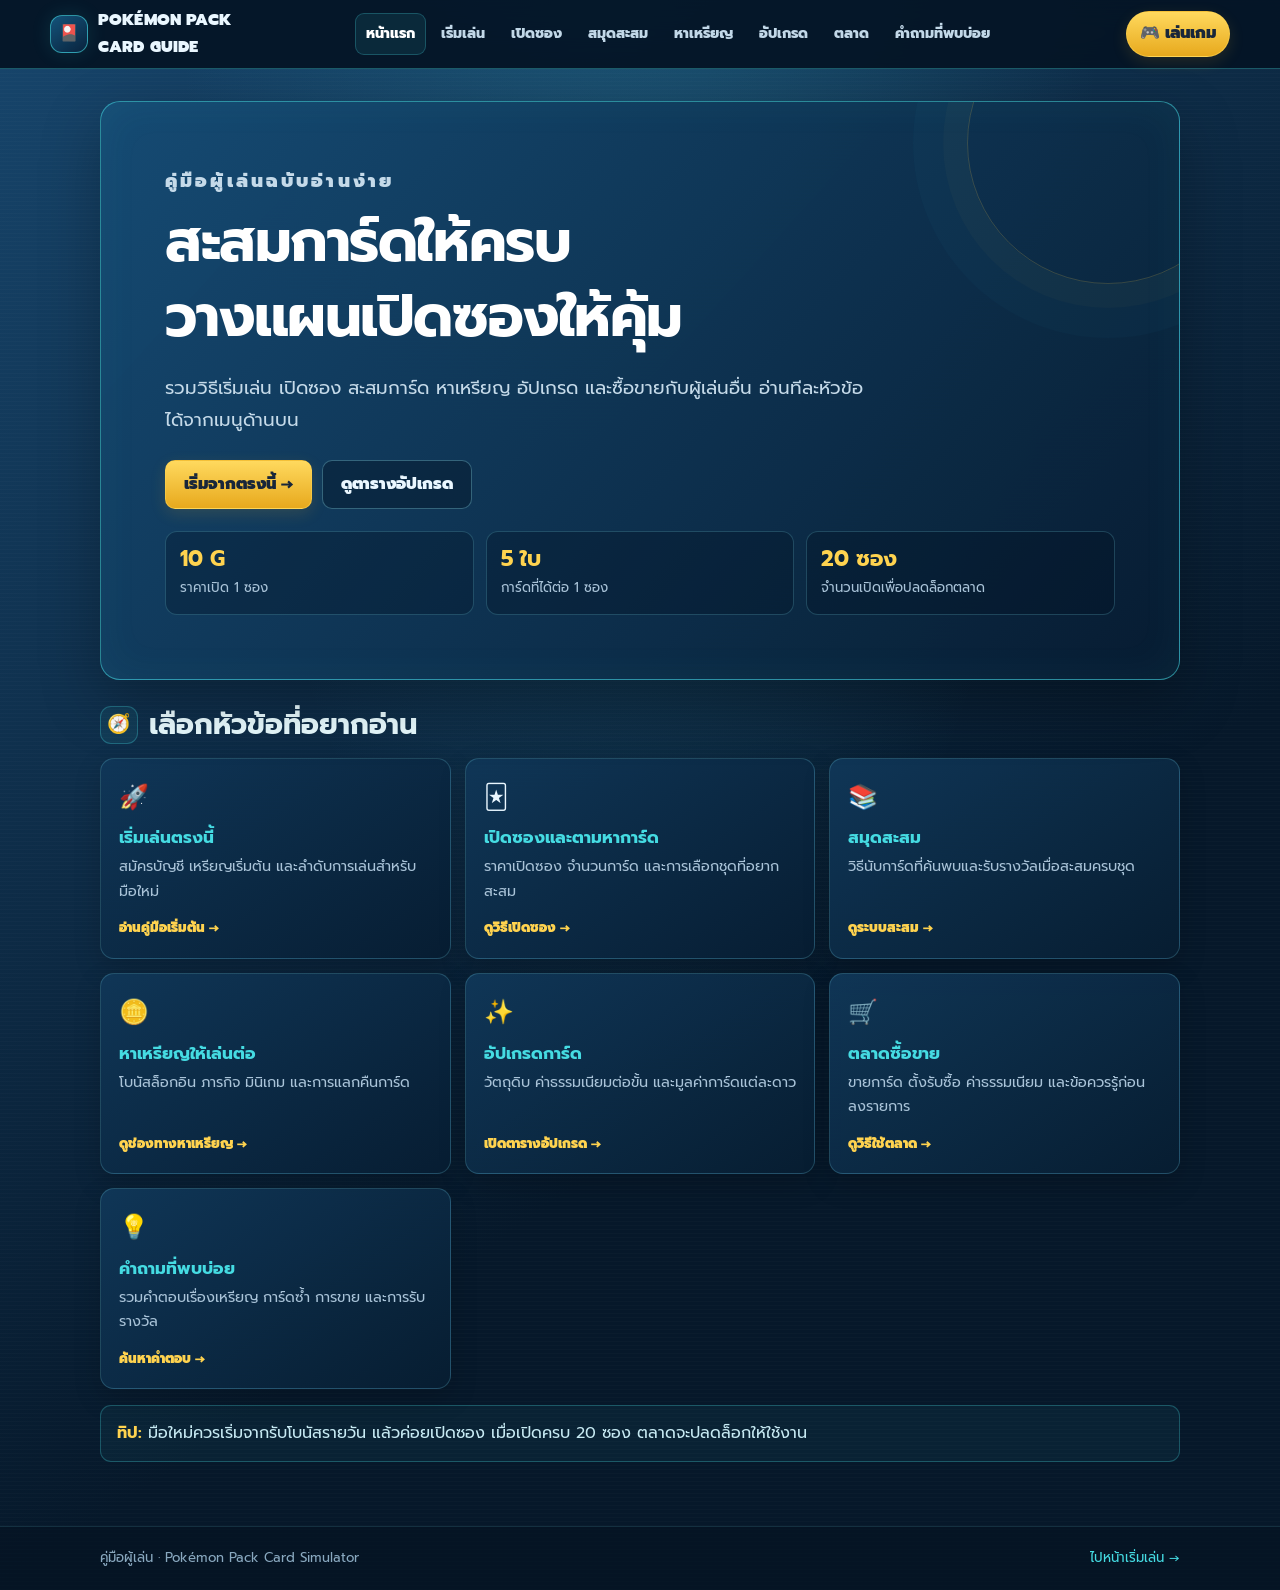
<file: index.html>
﻿<!doctype html>
<html lang="th">
<head>
  <meta charset="utf-8"><meta name="viewport" content="width=device-width, initial-scale=1"><meta name="theme-color" content="#071b31">
  <title>คู่มือ Pokémon Pack Card Simulator</title><link rel="stylesheet" href="assets/guide.css">
</head>
<body>
  <header class="site-header"><div class="header-inner">
    <a class="brand" href="index.html"><span class="brand-mark">🎴</span><span>POKÉMON PACK<br>CARD GUIDE</span></a>
    <button class="menu-toggle" aria-label="เปิดเมนู" aria-expanded="false" aria-controls="main-nav">☰</button>
    <nav class="nav" id="main-nav" aria-label="เมนูคู่มือ"><a href="index.html" aria-current="page">หน้าแรก</a><a href="basics.html">เริ่มเล่น</a><a href="packs.html">เปิดซอง</a><a href="collection.html">สมุดสะสม</a><a href="earn-coins.html">หาเหรียญ</a><a href="upgrade.html">อัปเกรด</a><a href="market.html">ตลาด</a><a href="faq.html">คำถามที่พบบ่อย</a></nav><a class="button play-game" href="https://pokemonsim.tail8fb4f7.ts.net/">🎮 เล่นเกม</a>
  </div></header>
  <main class="container">
    <section class="hero">
      <p class="eyebrow">คู่มือผู้เล่นฉบับอ่านง่าย</p>
      <h1>สะสมการ์ดให้ครบ<br>วางแผนเปิดซองให้คุ้ม</h1>
      <p>รวมวิธีเริ่มเล่น เปิดซอง สะสมการ์ด หาเหรียญ อัปเกรด และซื้อขายกับผู้เล่นอื่น อ่านทีละหัวข้อได้จากเมนูด้านบน</p>
      <div class="hero-actions"><a class="button" href="basics.html">เริ่มจากตรงนี้ →</a><a class="button secondary" href="upgrade.html">ดูตารางอัปเกรด</a></div>
      <div class="stats"><div class="stat"><strong>10 G</strong><span>ราคาเปิด 1 ซอง</span></div><div class="stat"><strong>5 ใบ</strong><span>การ์ดที่ได้ต่อ 1 ซอง</span></div><div class="stat"><strong>20 ซอง</strong><span>จำนวนเปิดเพื่อปลดล็อกตลาด</span></div></div>
    </section>

    <section class="section">
      <h2 class="section-title"><span class="icon">🧭</span>เลือกหัวข้อที่อยากอ่าน</h2>
      <div class="card-grid">
        <a class="guide-card" href="basics.html"><span class="card-icon">🚀</span><h3>เริ่มเล่นตรงนี้</h3><p>สมัครบัญชี เหรียญเริ่มต้น และลำดับการเล่นสำหรับมือใหม่</p><span class="read">อ่านคู่มือเริ่มต้น →</span></a>
        <a class="guide-card" href="packs.html"><span class="card-icon">🃏</span><h3>เปิดซองและตามหาการ์ด</h3><p>ราคาเปิดซอง จำนวนการ์ด และการเลือกชุดที่อยากสะสม</p><span class="read">ดูวิธีเปิดซอง →</span></a>
        <a class="guide-card" href="collection.html"><span class="card-icon">📚</span><h3>สมุดสะสม</h3><p>วิธีนับการ์ดที่ค้นพบและรับรางวัลเมื่อสะสมครบชุด</p><span class="read">ดูระบบสะสม →</span></a>
        <a class="guide-card" href="earn-coins.html"><span class="card-icon">🪙</span><h3>หาเหรียญให้เล่นต่อ</h3><p>โบนัสล็อกอิน ภารกิจ มินิเกม และการแลกคืนการ์ด</p><span class="read">ดูช่องทางหาเหรียญ →</span></a>
        <a class="guide-card" href="upgrade.html"><span class="card-icon">✨</span><h3>อัปเกรดการ์ด</h3><p>วัตถุดิบ ค่าธรรมเนียมต่อขั้น และมูลค่าการ์ดแต่ละดาว</p><span class="read">เปิดตารางอัปเกรด →</span></a>
        <a class="guide-card" href="market.html"><span class="card-icon">🛒</span><h3>ตลาดซื้อขาย</h3><p>ขายการ์ด ตั้งรับซื้อ ค่าธรรมเนียม และข้อควรรู้ก่อนลงรายการ</p><span class="read">ดูวิธีใช้ตลาด →</span></a>
        <a class="guide-card" href="faq.html"><span class="card-icon">💡</span><h3>คำถามที่พบบ่อย</h3><p>รวมคำตอบเรื่องเหรียญ การ์ดซ้ำ การขาย และการรับรางวัล</p><span class="read">ค้นหาคำตอบ →</span></a>
      </div>
    </section>
    <div class="callout info"><strong>ทิป:</strong> มือใหม่ควรเริ่มจากรับโบนัสรายวัน แล้วค่อยเปิดซอง เมื่อเปิดครบ 20 ซอง ตลาดจะปลดล็อกให้ใช้งาน</div>
  </main>
  <footer class="site-footer"><div class="footer-inner"><span>คู่มือผู้เล่น · Pokémon Pack Card Simulator</span><a href="basics.html">ไปหน้าเริ่มเล่น →</a></div></footer>
  <script src="assets/guide-data.js"></script><script src="assets/guide.js"></script>
</body></html>
</file>
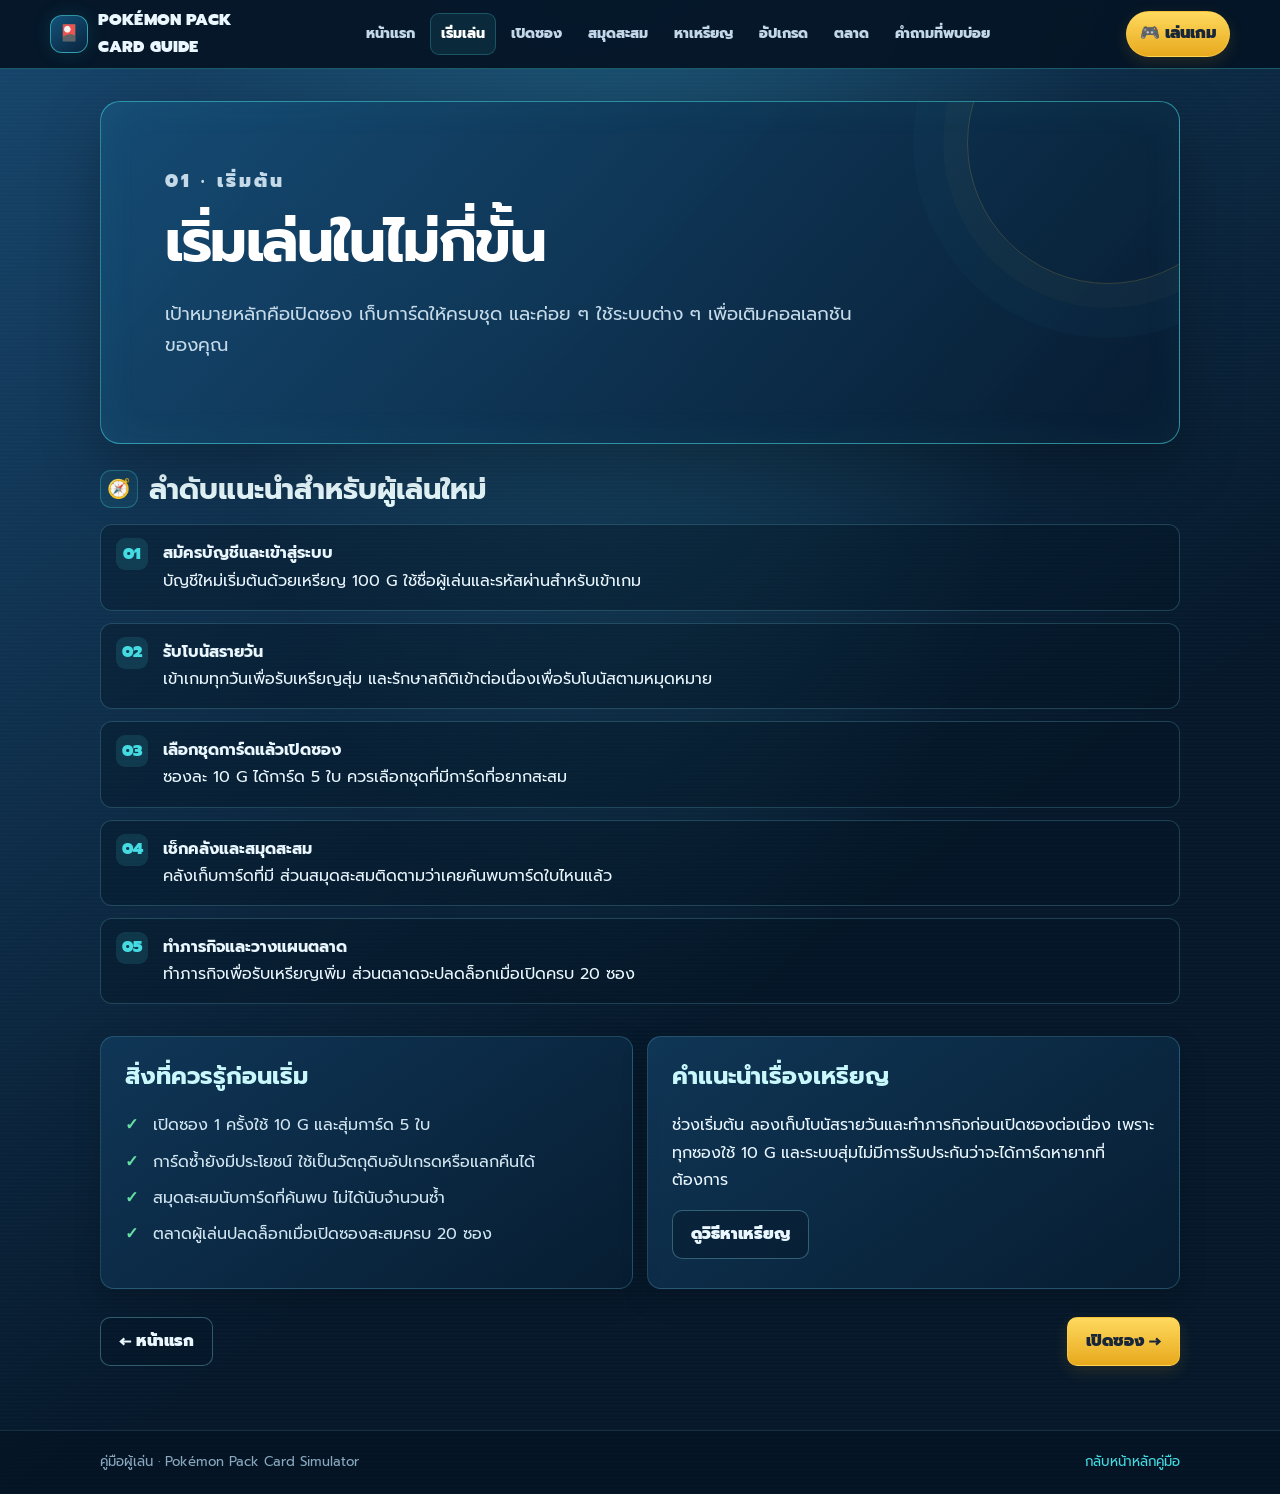
<file: basics.html>
﻿<!doctype html>
<html lang="th"><head><meta charset="utf-8"><meta name="viewport" content="width=device-width, initial-scale=1"><meta name="theme-color" content="#071b31"><title>เริ่มเล่น | คู่มือเกม</title><link rel="stylesheet" href="assets/guide.css"></head>
<body><header class="site-header"><div class="header-inner"><a class="brand" href="index.html"><span class="brand-mark">🎴</span><span>POKÉMON PACK<br>CARD GUIDE</span></a><button class="menu-toggle" aria-label="เปิดเมนู" aria-expanded="false" aria-controls="main-nav">☰</button><nav class="nav" id="main-nav" aria-label="เมนูคู่มือ"><a href="index.html">หน้าแรก</a><a href="basics.html" aria-current="page">เริ่มเล่น</a><a href="packs.html">เปิดซอง</a><a href="collection.html">สมุดสะสม</a><a href="earn-coins.html">หาเหรียญ</a><a href="upgrade.html">อัปเกรด</a><a href="market.html">ตลาด</a><a href="faq.html">คำถามที่พบบ่อย</a></nav><a class="button play-game" href="https://pokemonsim.tail8fb4f7.ts.net/">🎮 เล่นเกม</a></div></header>
<main class="container"><section class="hero"><p class="eyebrow">01 · เริ่มต้น</p><h1>เริ่มเล่นในไม่กี่ขั้น</h1><p>เป้าหมายหลักคือเปิดซอง เก็บการ์ดให้ครบชุด และค่อย ๆ ใช้ระบบต่าง ๆ เพื่อเติมคอลเลกชันของคุณ</p></section>
<section class="section"><h2 class="section-title"><span class="icon">🧭</span>ลำดับแนะนำสำหรับผู้เล่นใหม่</h2><ol class="steps"><li><strong>สมัครบัญชีและเข้าสู่ระบบ</strong><br>บัญชีใหม่เริ่มต้นด้วยเหรียญ 100 G ใช้ชื่อผู้เล่นและรหัสผ่านสำหรับเข้าเกม</li><li><strong>รับโบนัสรายวัน</strong><br>เข้าเกมทุกวันเพื่อรับเหรียญสุ่ม และรักษาสถิติเข้าต่อเนื่องเพื่อรับโบนัสตามหมุดหมาย</li><li><strong>เลือกชุดการ์ดแล้วเปิดซอง</strong><br>ซองละ 10 G ได้การ์ด 5 ใบ ควรเลือกชุดที่มีการ์ดที่อยากสะสม</li><li><strong>เช็กคลังและสมุดสะสม</strong><br>คลังเก็บการ์ดที่มี ส่วนสมุดสะสมติดตามว่าเคยค้นพบการ์ดใบไหนแล้ว</li><li><strong>ทำภารกิจและวางแผนตลาด</strong><br>ทำภารกิจเพื่อรับเหรียญเพิ่ม ส่วนตลาดจะปลดล็อกเมื่อเปิดครบ 20 ซอง</li></ol></section>
<div class="split"><section class="panel"><h2>สิ่งที่ควรรู้ก่อนเริ่ม</h2><ul class="check-list"><li>เปิดซอง 1 ครั้งใช้ 10 G และสุ่มการ์ด 5 ใบ</li><li>การ์ดซ้ำยังมีประโยชน์ ใช้เป็นวัตถุดิบอัปเกรดหรือแลกคืนได้</li><li>สมุดสะสมนับการ์ดที่ค้นพบ ไม่ได้นับจำนวนซ้ำ</li><li>ตลาดผู้เล่นปลดล็อกเมื่อเปิดซองสะสมครบ 20 ซอง</li></ul></section><section class="panel"><h2>คำแนะนำเรื่องเหรียญ</h2><p>ช่วงเริ่มต้น ลองเก็บโบนัสรายวันและทำภารกิจก่อนเปิดซองต่อเนื่อง เพราะทุกซองใช้ 10 G และระบบสุ่มไม่มีการรับประกันว่าจะได้การ์ดหายากที่ต้องการ</p><a class="button secondary" href="earn-coins.html">ดูวิธีหาเหรียญ</a></section></div>
<nav class="page-nav" aria-label="เปลี่ยนหน้า"><a class="button secondary" href="index.html">← หน้าแรก</a><a class="button" href="packs.html">เปิดซอง →</a></nav></main>
<footer class="site-footer"><div class="footer-inner"><span>คู่มือผู้เล่น · Pokémon Pack Card Simulator</span><a href="index.html">กลับหน้าหลักคู่มือ</a></div></footer><script src="assets/guide-data.js"></script><script src="assets/guide.js"></script></body></html>
</file>
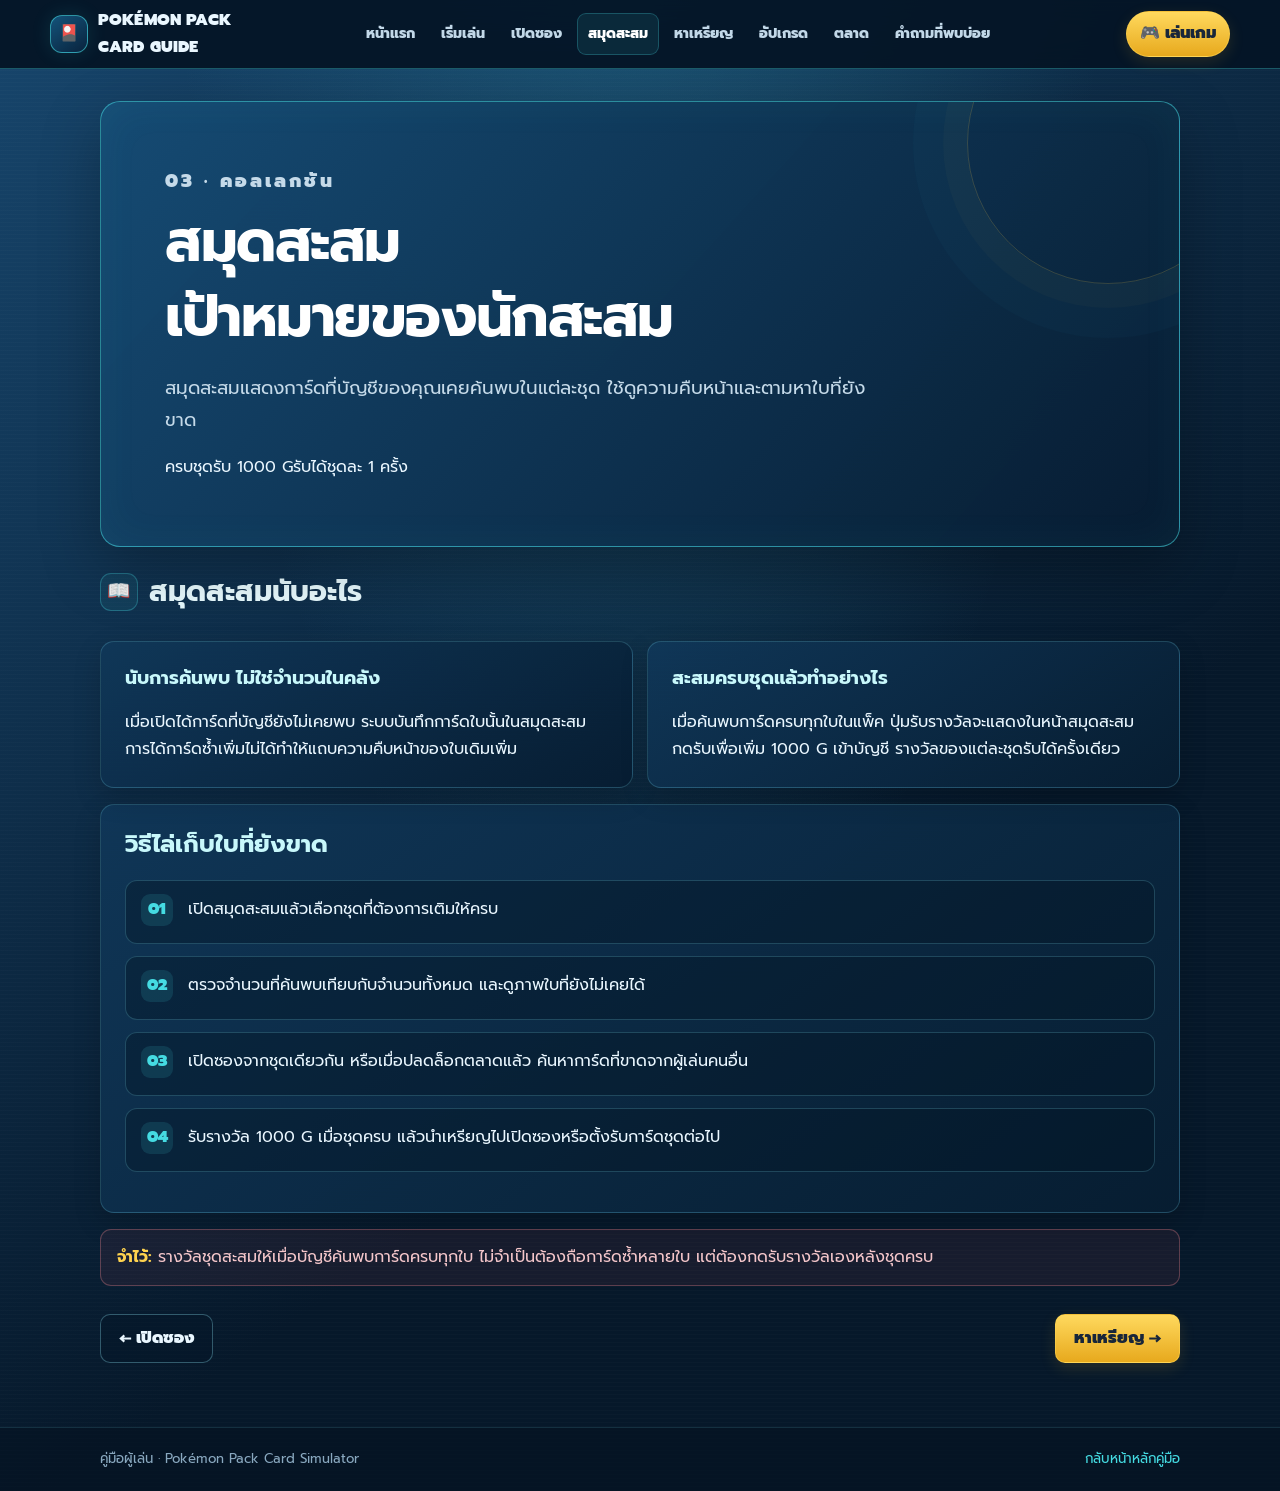
<file: collection.html>
﻿<!doctype html>
<html lang="th"><head><meta charset="utf-8"><meta name="viewport" content="width=device-width, initial-scale=1"><meta name="theme-color" content="#071b31"><title>สมุดสะสม | คู่มือเกม</title><link rel="stylesheet" href="assets/guide.css"></head>
<body><header class="site-header"><div class="header-inner"><a class="brand" href="index.html"><span class="brand-mark">🎴</span><span>POKÉMON PACK<br>CARD GUIDE</span></a><button class="menu-toggle" aria-label="เปิดเมนู" aria-expanded="false" aria-controls="main-nav">☰</button><nav class="nav" id="main-nav" aria-label="เมนูคู่มือ"><a href="index.html">หน้าแรก</a><a href="basics.html">เริ่มเล่น</a><a href="packs.html">เปิดซอง</a><a href="collection.html" aria-current="page">สมุดสะสม</a><a href="earn-coins.html">หาเหรียญ</a><a href="upgrade.html">อัปเกรด</a><a href="market.html">ตลาด</a><a href="faq.html">คำถามที่พบบ่อย</a></nav><a class="button play-game" href="https://pokemonsim.tail8fb4f7.ts.net/">🎮 เล่นเกม</a></div></header>
<main class="container"><section class="hero"><p class="eyebrow">03 · คอลเลกชัน</p><h1>สมุดสะสม<br>เป้าหมายของนักสะสม</h1><p>สมุดสะสมแสดงการ์ดที่บัญชีของคุณเคยค้นพบในแต่ละชุด ใช้ดูความคืบหน้าและตามหาใบที่ยังขาด</p><div class="hero-pills"><span class="pill">ครบชุดรับ 1000 G</span><span class="pill">รับได้ชุดละ 1 ครั้ง</span></div></section>
<section class="section"><h2 class="section-title"><span class="icon">📖</span>สมุดสะสมนับอะไร</h2><div class="split"><div class="panel"><h3>นับการค้นพบ ไม่ใช่จำนวนในคลัง</h3><p>เมื่อเปิดได้การ์ดที่บัญชียังไม่เคยพบ ระบบบันทึกการ์ดใบนั้นในสมุดสะสม การได้การ์ดซ้ำเพิ่มไม่ได้ทำให้แถบความคืบหน้าของใบเดิมเพิ่ม</p></div><div class="panel"><h3>สะสมครบชุดแล้วทำอย่างไร</h3><p>เมื่อค้นพบการ์ดครบทุกใบในแพ็ค ปุ่มรับรางวัลจะแสดงในหน้าสมุดสะสม กดรับเพื่อเพิ่ม 1000 G เข้าบัญชี รางวัลของแต่ละชุดรับได้ครั้งเดียว</p></div></div></section>
<section class="panel"><h2>วิธีไล่เก็บใบที่ยังขาด</h2><ol class="steps"><li>เปิดสมุดสะสมแล้วเลือกชุดที่ต้องการเติมให้ครบ</li><li>ตรวจจำนวนที่ค้นพบเทียบกับจำนวนทั้งหมด และดูภาพใบที่ยังไม่เคยได้</li><li>เปิดซองจากชุดเดียวกัน หรือเมื่อปลดล็อกตลาดแล้ว ค้นหาการ์ดที่ขาดจากผู้เล่นคนอื่น</li><li>รับรางวัล 1000 G เมื่อชุดครบ แล้วนำเหรียญไปเปิดซองหรือตั้งรับการ์ดชุดต่อไป</li></ol></section>
<div class="callout warning"><strong>จำไว้:</strong> รางวัลชุดสะสมให้เมื่อบัญชีค้นพบการ์ดครบทุกใบ ไม่จำเป็นต้องถือการ์ดซ้ำหลายใบ แต่ต้องกดรับรางวัลเองหลังชุดครบ</div>
<nav class="page-nav" aria-label="เปลี่ยนหน้า"><a class="button secondary" href="packs.html">← เปิดซอง</a><a class="button" href="earn-coins.html">หาเหรียญ →</a></nav></main>
<footer class="site-footer"><div class="footer-inner"><span>คู่มือผู้เล่น · Pokémon Pack Card Simulator</span><a href="index.html">กลับหน้าหลักคู่มือ</a></div></footer><script src="assets/guide-data.js"></script><script src="assets/guide.js"></script></body></html>
</file>
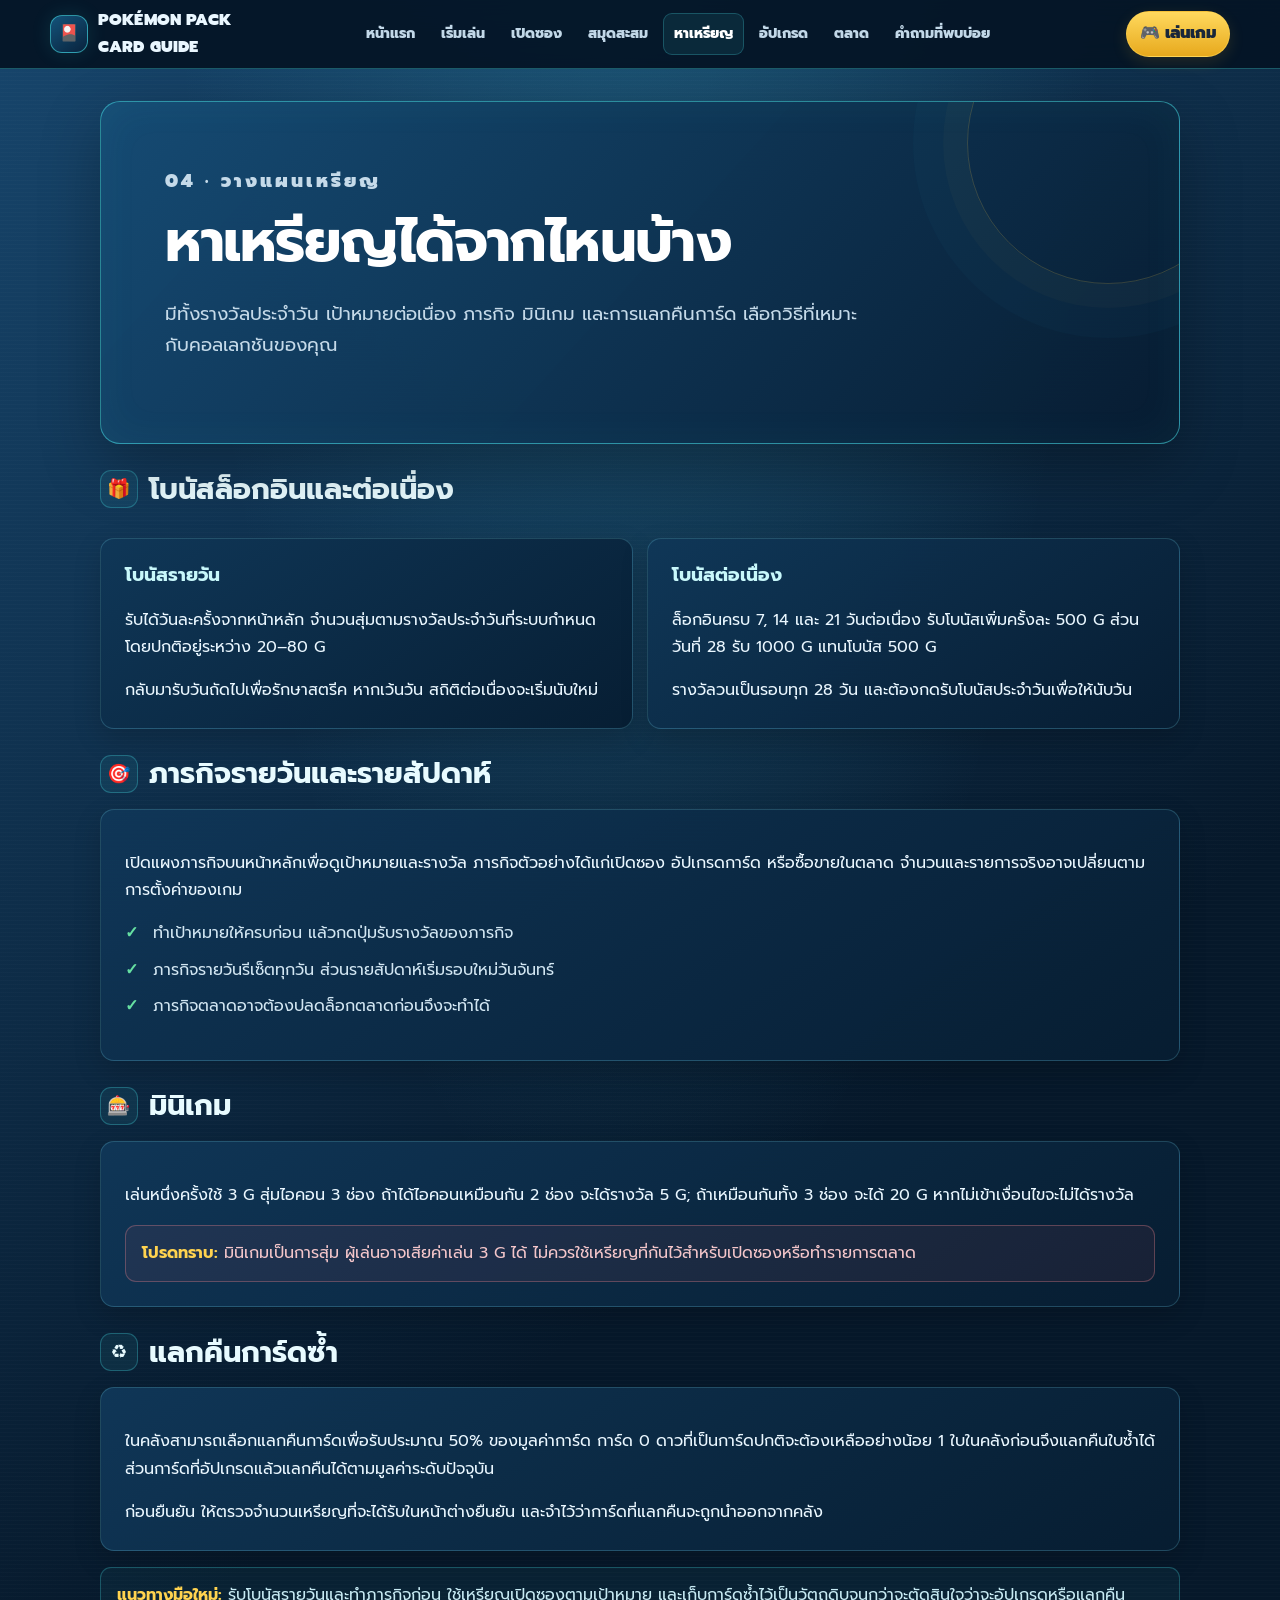
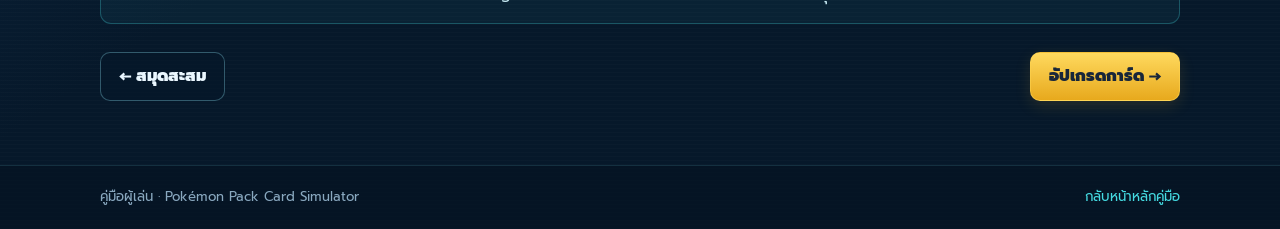
<file: earn-coins.html>
﻿<!doctype html>
<html lang="th"><head><meta charset="utf-8"><meta name="viewport" content="width=device-width, initial-scale=1"><meta name="theme-color" content="#071b31"><title>หาเหรียญ | คู่มือเกม</title><link rel="stylesheet" href="assets/guide.css"></head>
<body><header class="site-header"><div class="header-inner"><a class="brand" href="index.html"><span class="brand-mark">🎴</span><span>POKÉMON PACK<br>CARD GUIDE</span></a><button class="menu-toggle" aria-label="เปิดเมนู" aria-expanded="false" aria-controls="main-nav">☰</button><nav class="nav" id="main-nav" aria-label="เมนูคู่มือ"><a href="index.html">หน้าแรก</a><a href="basics.html">เริ่มเล่น</a><a href="packs.html">เปิดซอง</a><a href="collection.html">สมุดสะสม</a><a href="earn-coins.html" aria-current="page">หาเหรียญ</a><a href="upgrade.html">อัปเกรด</a><a href="market.html">ตลาด</a><a href="faq.html">คำถามที่พบบ่อย</a></nav><a class="button play-game" href="https://pokemonsim.tail8fb4f7.ts.net/">🎮 เล่นเกม</a></div></header>
<main class="container"><section class="hero"><p class="eyebrow">04 · วางแผนเหรียญ</p><h1>หาเหรียญได้จากไหนบ้าง</h1><p>มีทั้งรางวัลประจำวัน เป้าหมายต่อเนื่อง ภารกิจ มินิเกม และการแลกคืนการ์ด เลือกวิธีที่เหมาะกับคอลเลกชันของคุณ</p></section>
<section class="section"><h2 class="section-title"><span class="icon">🎁</span>โบนัสล็อกอินและต่อเนื่อง</h2><div class="split"><article class="panel"><h3>โบนัสรายวัน</h3><p>รับได้วันละครั้งจากหน้าหลัก จำนวนสุ่มตามรางวัลประจำวันที่ระบบกำหนด โดยปกติอยู่ระหว่าง 20–80 G</p><p>กลับมารับวันถัดไปเพื่อรักษาสตรีค หากเว้นวัน สถิติต่อเนื่องจะเริ่มนับใหม่</p></article><article class="panel"><h3>โบนัสต่อเนื่อง</h3><p>ล็อกอินครบ 7, 14 และ 21 วันต่อเนื่อง รับโบนัสเพิ่มครั้งละ 500 G ส่วนวันที่ 28 รับ 1000 G แทนโบนัส 500 G</p><p>รางวัลวนเป็นรอบทุก 28 วัน และต้องกดรับโบนัสประจำวันเพื่อให้นับวัน</p></article></div></section>
<section class="section"><h2 class="section-title"><span class="icon">🎯</span>ภารกิจรายวันและรายสัปดาห์</h2><div class="panel"><p>เปิดแผงภารกิจบนหน้าหลักเพื่อดูเป้าหมายและรางวัล ภารกิจตัวอย่างได้แก่เปิดซอง อัปเกรดการ์ด หรือซื้อขายในตลาด จำนวนและรายการจริงอาจเปลี่ยนตามการตั้งค่าของเกม</p><ul class="check-list"><li>ทำเป้าหมายให้ครบก่อน แล้วกดปุ่มรับรางวัลของภารกิจ</li><li>ภารกิจรายวันรีเซ็ตทุกวัน ส่วนรายสัปดาห์เริ่มรอบใหม่วันจันทร์</li><li>ภารกิจตลาดอาจต้องปลดล็อกตลาดก่อนจึงจะทำได้</li></ul></div></section>
<section class="section"><h2 class="section-title"><span class="icon">🎰</span>มินิเกม</h2><div class="panel"><p>เล่นหนึ่งครั้งใช้ 3 G สุ่มไอคอน 3 ช่อง ถ้าได้ไอคอนเหมือนกัน 2 ช่อง จะได้รางวัล 5 G; ถ้าเหมือนกันทั้ง 3 ช่อง จะได้ 20 G หากไม่เข้าเงื่อนไขจะไม่ได้รางวัล</p><div class="callout warning"><strong>โปรดทราบ:</strong> มินิเกมเป็นการสุ่ม ผู้เล่นอาจเสียค่าเล่น 3 G ได้ ไม่ควรใช้เหรียญที่กันไว้สำหรับเปิดซองหรือทำรายการตลาด</div></div></section>
<section class="section"><h2 class="section-title"><span class="icon">♻️</span>แลกคืนการ์ดซ้ำ</h2><div class="panel"><p>ในคลังสามารถเลือกแลกคืนการ์ดเพื่อรับประมาณ 50% ของมูลค่าการ์ด การ์ด 0 ดาวที่เป็นการ์ดปกติจะต้องเหลืออย่างน้อย 1 ใบในคลังก่อนจึงแลกคืนใบซ้ำได้ ส่วนการ์ดที่อัปเกรดแล้วแลกคืนได้ตามมูลค่าระดับปัจจุบัน</p><p>ก่อนยืนยัน ให้ตรวจจำนวนเหรียญที่จะได้รับในหน้าต่างยืนยัน และจำไว้ว่าการ์ดที่แลกคืนจะถูกนำออกจากคลัง</p></div></section>
<div class="callout info"><strong>แนวทางมือใหม่:</strong> รับโบนัสรายวันและทำภารกิจก่อน ใช้เหรียญเปิดซองตามเป้าหมาย และเก็บการ์ดซ้ำไว้เป็นวัตถุดิบจนกว่าจะตัดสินใจว่าจะอัปเกรดหรือแลกคืน</div>
<nav class="page-nav" aria-label="เปลี่ยนหน้า"><a class="button secondary" href="collection.html">← สมุดสะสม</a><a class="button" href="upgrade.html">อัปเกรดการ์ด →</a></nav></main>
<footer class="site-footer"><div class="footer-inner"><span>คู่มือผู้เล่น · Pokémon Pack Card Simulator</span><a href="index.html">กลับหน้าหลักคู่มือ</a></div></footer><script src="assets/guide-data.js"></script><script src="assets/guide.js"></script></body></html>
</file>
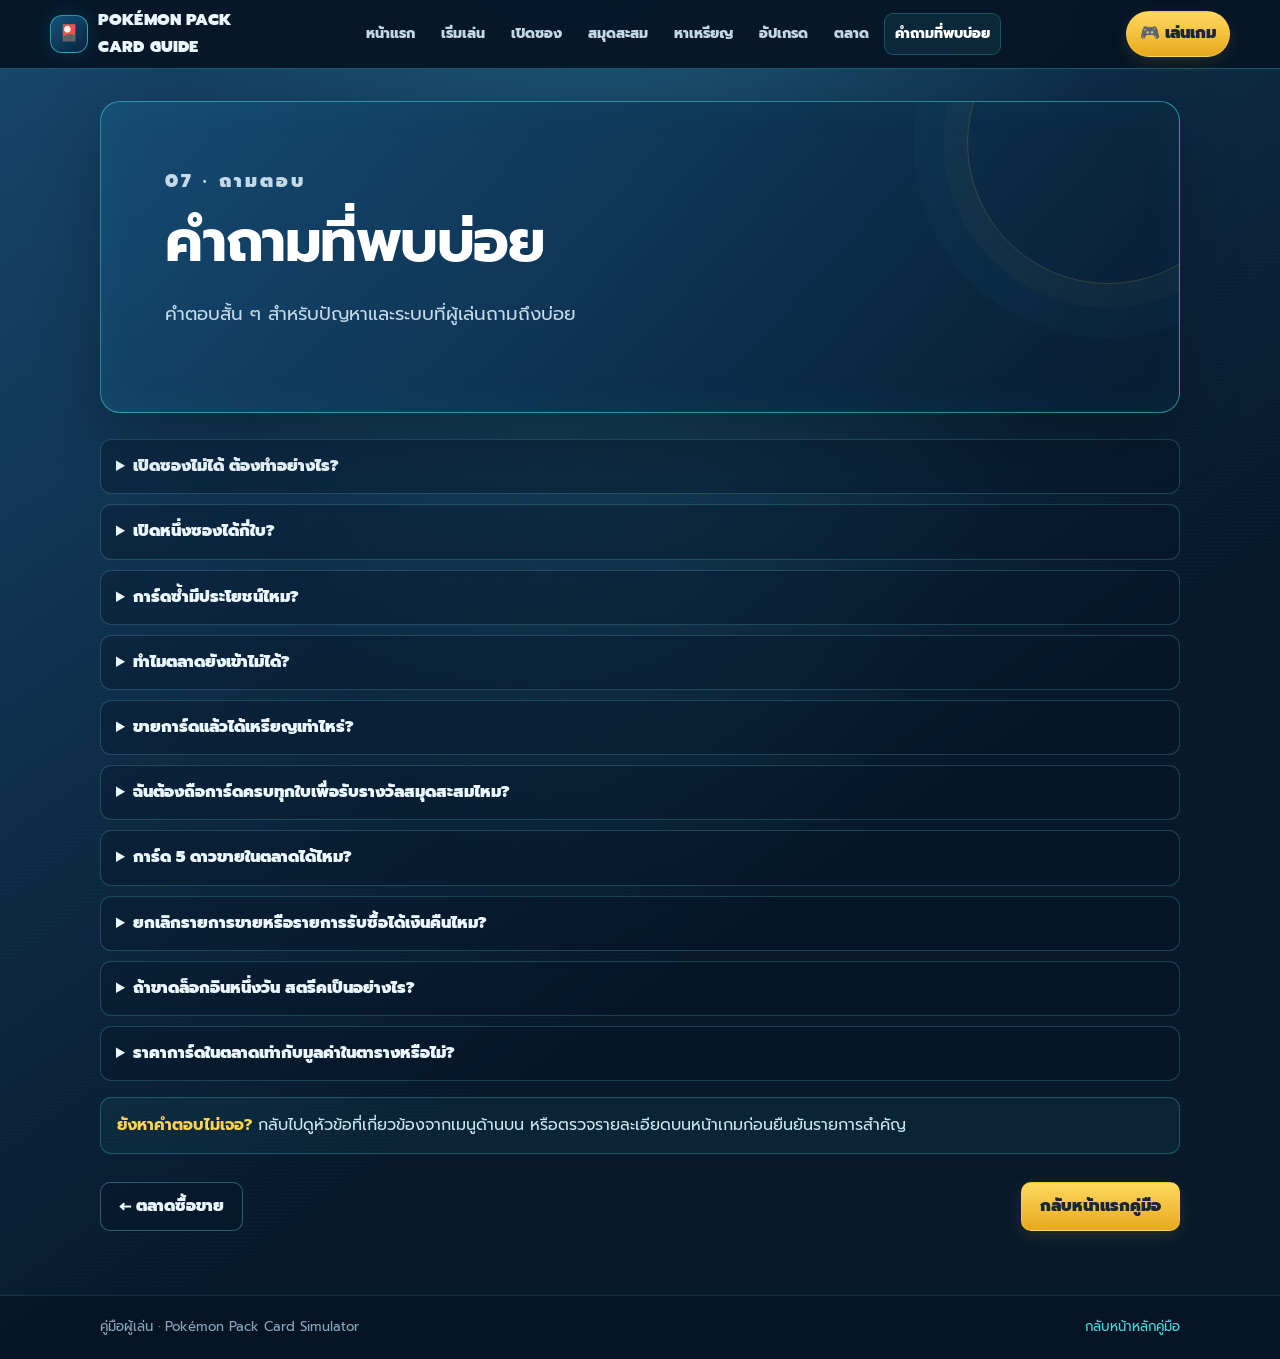
<file: faq.html>
﻿<!doctype html>
<html lang="th"><head><meta charset="utf-8"><meta name="viewport" content="width=device-width, initial-scale=1"><meta name="theme-color" content="#071b31"><title>คำถามที่พบบ่อย | คู่มือเกม</title><link rel="stylesheet" href="assets/guide.css"></head>
<body><header class="site-header"><div class="header-inner"><a class="brand" href="index.html"><span class="brand-mark">🎴</span><span>POKÉMON PACK<br>CARD GUIDE</span></a><button class="menu-toggle" aria-label="เปิดเมนู" aria-expanded="false" aria-controls="main-nav">☰</button><nav class="nav" id="main-nav" aria-label="เมนูคู่มือ"><a href="index.html">หน้าแรก</a><a href="basics.html">เริ่มเล่น</a><a href="packs.html">เปิดซอง</a><a href="collection.html">สมุดสะสม</a><a href="earn-coins.html">หาเหรียญ</a><a href="upgrade.html">อัปเกรด</a><a href="market.html">ตลาด</a><a href="faq.html" aria-current="page">คำถามที่พบบ่อย</a></nav><a class="button play-game" href="https://pokemonsim.tail8fb4f7.ts.net/">🎮 เล่นเกม</a></div></header>
<main class="container"><section class="hero"><p class="eyebrow">07 · ถามตอบ</p><h1>คำถามที่พบบ่อย</h1><p>คำตอบสั้น ๆ สำหรับปัญหาและระบบที่ผู้เล่นถามถึงบ่อย</p></section>
<section class="section faq-list">
  <details class="faq"><summary>เปิดซองไม่ได้ ต้องทำอย่างไร?</summary><p>ตรวจว่ามีอย่างน้อย 10 G เลือกซองที่ยังเปิดใช้งาน และเข้าสู่ระบบอยู่ หากยอดเงินเพิ่งเปลี่ยน ให้รีเฟรชหน้าหลักเพื่อโหลดข้อมูลล่าสุด</p></details>
  <details class="faq"><summary>เปิดหนึ่งซองได้กี่ใบ?</summary><p>ได้การ์ด 5 ใบต่อซอง ราคาเปิดซองละ 10 G</p></details>
  <details class="faq"><summary>การ์ดซ้ำมีประโยชน์ไหม?</summary><p>มีครับ การ์ดซ้ำระดับ 0 ดาวใบเดียวกันใช้เป็นวัตถุดิบอัปเกรด หรือเลือกแลกคืนเป็นเหรียญได้</p></details>
  <details class="faq"><summary>ทำไมตลาดยังเข้าไม่ได้?</summary><p>ต้องเปิดซองสะสมครบ 20 ซองก่อน ตลาดจึงปลดล็อก</p></details>
  <details class="faq"><summary>ขายการ์ดแล้วได้เหรียญเท่าไหร่?</summary><p>ผู้ขายได้รับ 80% ของราคาที่ตั้ง ส่วน 20% เป็นค่าธรรมเนียมตลาด ระบบปัดยอดที่ได้รับเป็นเหรียญเต็ม</p></details>
  <details class="faq"><summary>ฉันต้องถือการ์ดครบทุกใบเพื่อรับรางวัลสมุดสะสมไหม?</summary><p>ไม่จำเป็นต้องมีการ์ดซ้ำหลายใบ ระบบนับการค้นพบการ์ดแต่ละใบ เมื่อครบทั้งชุดให้ไปกดรับรางวัลในหน้าสมุดสะสม</p></details>
  <details class="faq"><summary>การ์ด 5 ดาวขายในตลาดได้ไหม?</summary><p>ยังขายการ์ดที่อัปเกรดแล้วในตลาดไม่ได้ สามารถเก็บไว้หรือแลกคืนผ่านคลังได้</p></details>
  <details class="faq"><summary>ยกเลิกรายการขายหรือรายการรับซื้อได้เงินคืนไหม?</summary><p>รายการรับซื้อคืนเหรียญที่กันไว้เต็มจำนวนเมื่อยกเลิก ส่วนรายการขายปกติมีค่าปรับยกเลิกเท่ากับครึ่งหนึ่งของราคาที่ตั้ง</p></details>
  <details class="faq"><summary>ถ้าขาดล็อกอินหนึ่งวัน สตรีคเป็นอย่างไร?</summary><p>จำนวนวันล็อกอินต่อเนื่องจะเริ่มนับใหม่ หมุดหมายโบนัสอยู่ที่วันที่ 7, 14, 21 และ 28</p></details>
  <details class="faq"><summary>ราคาการ์ดในตลาดเท่ากับมูลค่าในตารางหรือไม่?</summary><p>ไม่เท่ากันเสมอไป ตารางเป็นมูลค่าประเมิน ส่วนราคาตลาดเป็นราคาที่ผู้เล่นตั้งซื้อขายกัน</p></details>
</section>
<div class="callout info"><strong>ยังหาคำตอบไม่เจอ?</strong> กลับไปดูหัวข้อที่เกี่ยวข้องจากเมนูด้านบน หรือตรวจรายละเอียดบนหน้าเกมก่อนยืนยันรายการสำคัญ</div>
<nav class="page-nav" aria-label="เปลี่ยนหน้า"><a class="button secondary" href="market.html">← ตลาดซื้อขาย</a><a class="button" href="index.html">กลับหน้าแรกคู่มือ</a></nav></main>
<footer class="site-footer"><div class="footer-inner"><span>คู่มือผู้เล่น · Pokémon Pack Card Simulator</span><a href="index.html">กลับหน้าหลักคู่มือ</a></div></footer><script src="assets/guide-data.js"></script><script src="assets/guide.js"></script></body></html>
</file>
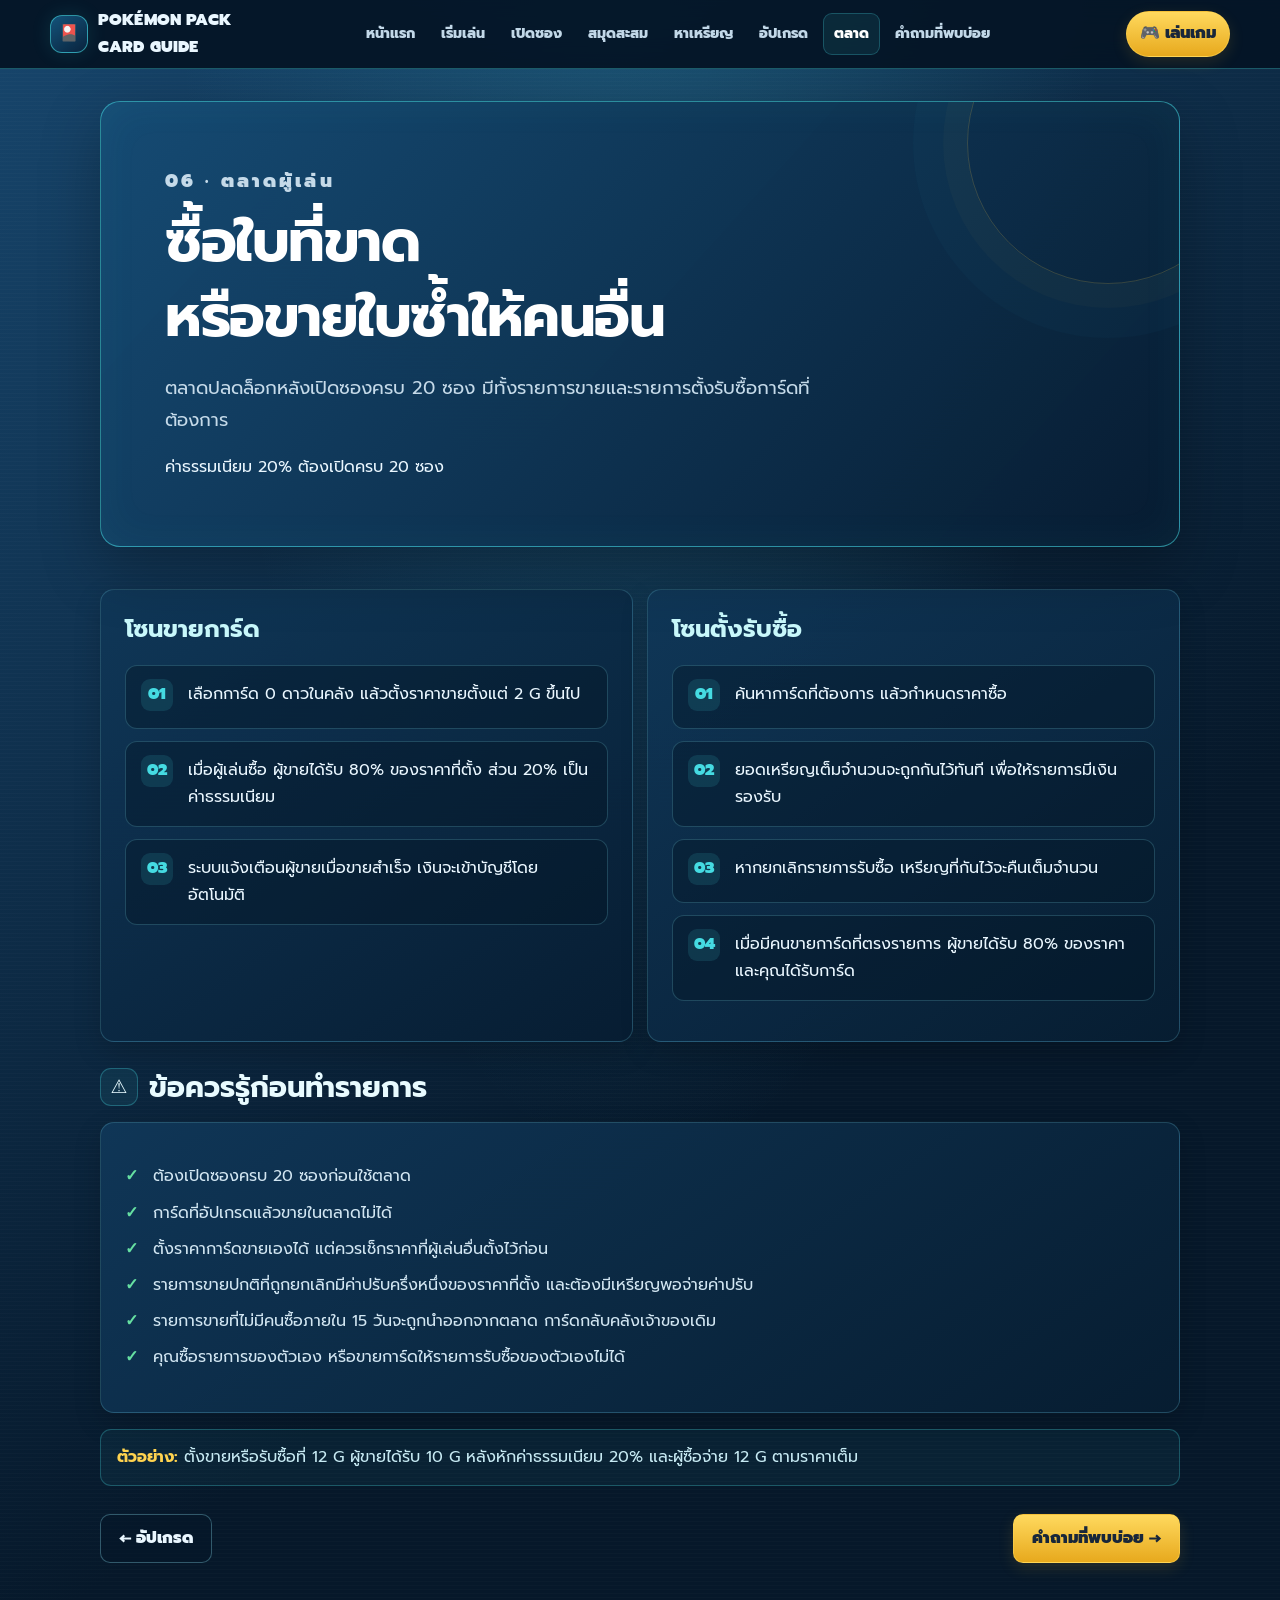
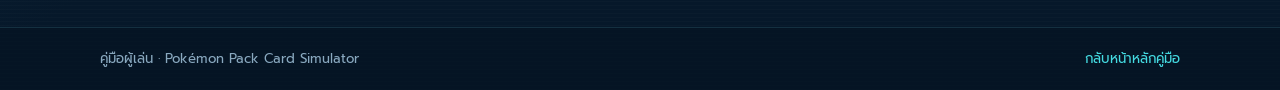
<file: market.html>
﻿<!doctype html>
<html lang="th"><head><meta charset="utf-8"><meta name="viewport" content="width=device-width, initial-scale=1"><meta name="theme-color" content="#071b31"><title>ตลาดซื้อขาย | คู่มือเกม</title><link rel="stylesheet" href="assets/guide.css"></head>
<body><header class="site-header"><div class="header-inner"><a class="brand" href="index.html"><span class="brand-mark">🎴</span><span>POKÉMON PACK<br>CARD GUIDE</span></a><button class="menu-toggle" aria-label="เปิดเมนู" aria-expanded="false" aria-controls="main-nav">☰</button><nav class="nav" id="main-nav" aria-label="เมนูคู่มือ"><a href="index.html">หน้าแรก</a><a href="basics.html">เริ่มเล่น</a><a href="packs.html">เปิดซอง</a><a href="collection.html">สมุดสะสม</a><a href="earn-coins.html">หาเหรียญ</a><a href="upgrade.html">อัปเกรด</a><a href="market.html" aria-current="page">ตลาด</a><a href="faq.html">คำถามที่พบบ่อย</a></nav><a class="button play-game" href="https://pokemonsim.tail8fb4f7.ts.net/">🎮 เล่นเกม</a></div></header>
<main class="container"><section class="hero"><p class="eyebrow">06 · ตลาดผู้เล่น</p><h1>ซื้อใบที่ขาด<br>หรือขายใบซ้ำให้คนอื่น</h1><p>ตลาดปลดล็อกหลังเปิดซองครบ 20 ซอง มีทั้งรายการขายและรายการตั้งรับซื้อการ์ดที่ต้องการ</p><div class="hero-pills"><span class="pill">ค่าธรรมเนียม 20%</span><span class="pill"> ต้องเปิดครบ 20 ซอง</span></div></section>
<div class="split section"><section class="panel"><h2>โซนขายการ์ด</h2><ol class="steps"><li>เลือกการ์ด 0 ดาวในคลัง แล้วตั้งราคาขายตั้งแต่ 2 G ขึ้นไป</li><li>เมื่อผู้เล่นซื้อ ผู้ขายได้รับ 80% ของราคาที่ตั้ง ส่วน 20% เป็นค่าธรรมเนียม</li><li>ระบบแจ้งเตือนผู้ขายเมื่อขายสำเร็จ เงินจะเข้าบัญชีโดยอัตโนมัติ</li></ol></section><section class="panel"><h2>โซนตั้งรับซื้อ</h2><ol class="steps"><li>ค้นหาการ์ดที่ต้องการ แล้วกำหนดราคาซื้อ</li><li>ยอดเหรียญเต็มจำนวนจะถูกกันไว้ทันที เพื่อให้รายการมีเงินรองรับ</li><li>หากยกเลิกรายการรับซื้อ เหรียญที่กันไว้จะคืนเต็มจำนวน</li><li>เมื่อมีคนขายการ์ดที่ตรงรายการ ผู้ขายได้รับ 80% ของราคา และคุณได้รับการ์ด</li></ol></section></div>
<section class="section"><h2 class="section-title"><span class="icon">⚠️</span>ข้อควรรู้ก่อนทำรายการ</h2><div class="panel"><ul class="check-list"><li>ต้องเปิดซองครบ 20 ซองก่อนใช้ตลาด</li><li>การ์ดที่อัปเกรดแล้วขายในตลาดไม่ได้</li><li>ตั้งราคาการ์ดขายเองได้ แต่ควรเช็กราคาที่ผู้เล่นอื่นตั้งไว้ก่อน</li><li>รายการขายปกติที่ถูกยกเลิกมีค่าปรับครึ่งหนึ่งของราคาที่ตั้ง และต้องมีเหรียญพอจ่ายค่าปรับ</li><li>รายการขายที่ไม่มีคนซื้อภายใน 15 วันจะถูกนำออกจากตลาด การ์ดกลับคลังเจ้าของเดิม</li><li>คุณซื้อรายการของตัวเอง หรือขายการ์ดให้รายการรับซื้อของตัวเองไม่ได้</li></ul></div><div class="callout info"><strong>ตัวอย่าง:</strong> ตั้งขายหรือรับซื้อที่ 12 G ผู้ขายได้รับ 10 G หลังหักค่าธรรมเนียม 20% และผู้ซื้อจ่าย 12 G ตามราคาเต็ม</div></section>
<nav class="page-nav" aria-label="เปลี่ยนหน้า"><a class="button secondary" href="upgrade.html">← อัปเกรด</a><a class="button" href="faq.html">คำถามที่พบบ่อย →</a></nav></main>
<footer class="site-footer"><div class="footer-inner"><span>คู่มือผู้เล่น · Pokémon Pack Card Simulator</span><a href="index.html">กลับหน้าหลักคู่มือ</a></div></footer><script src="assets/guide-data.js"></script><script src="assets/guide.js"></script></body></html>
</file>
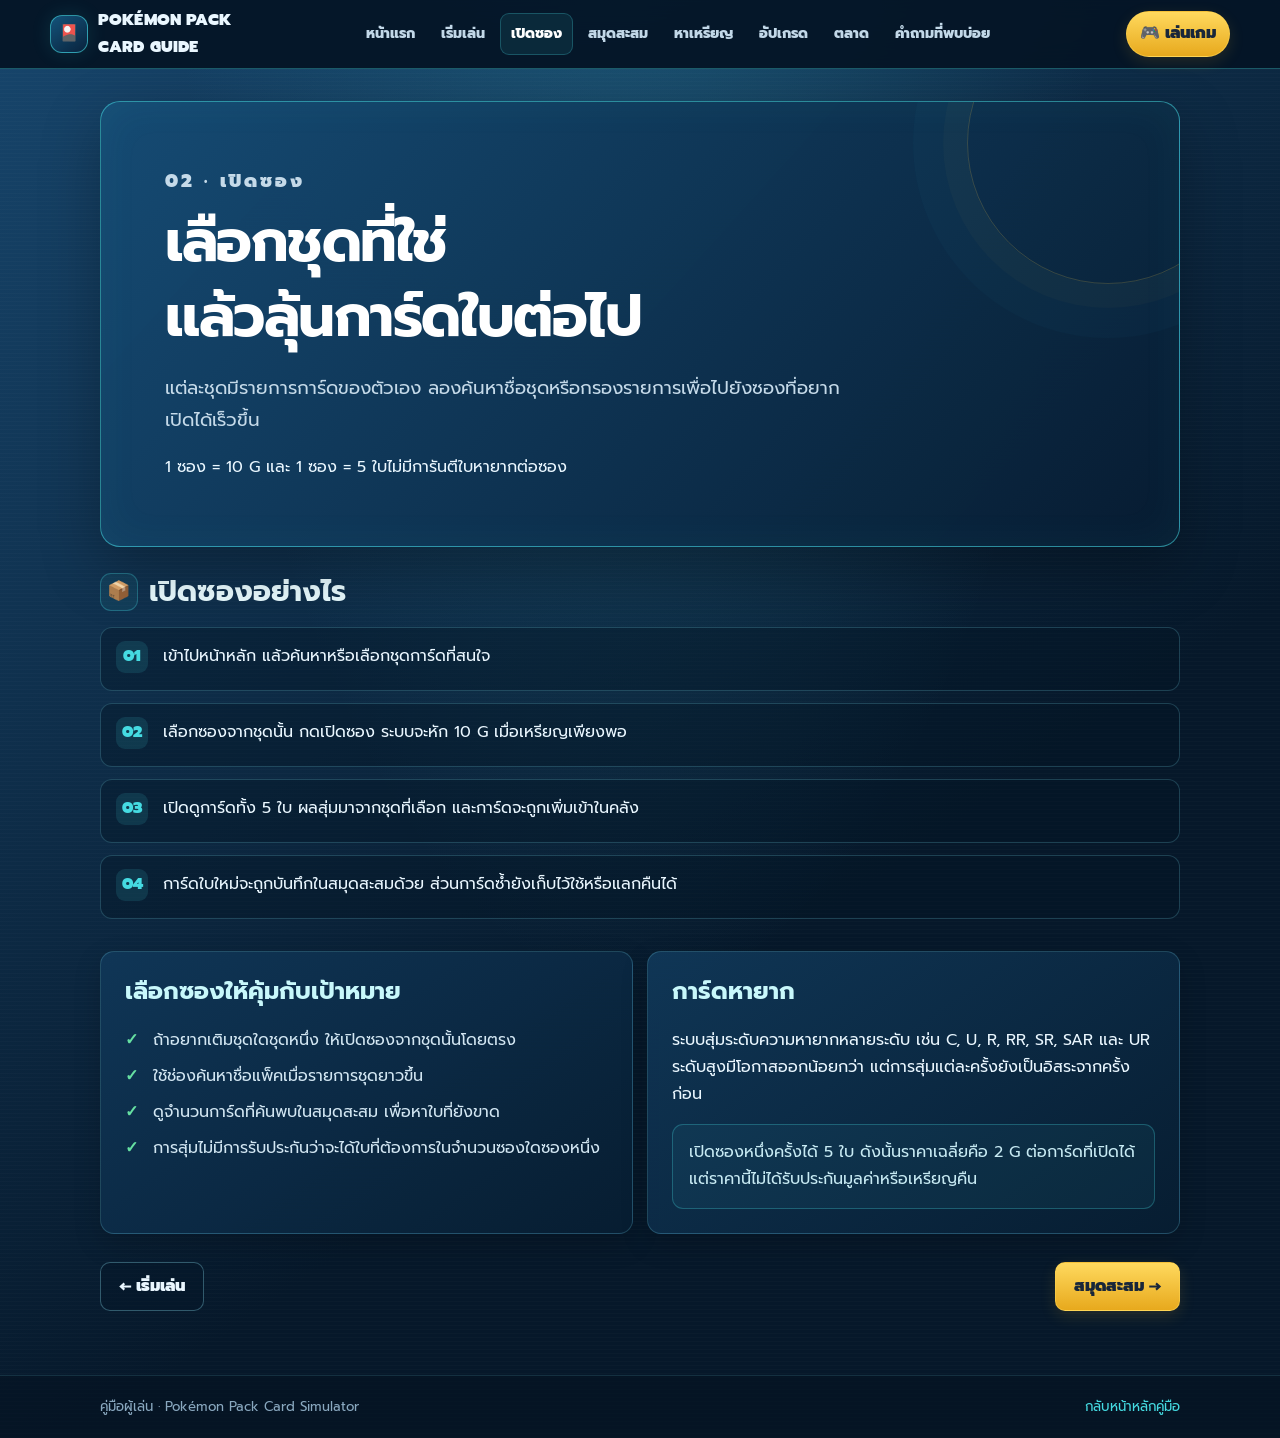
<file: packs.html>
﻿<!doctype html>
<html lang="th"><head><meta charset="utf-8"><meta name="viewport" content="width=device-width, initial-scale=1"><meta name="theme-color" content="#071b31"><title>เปิดซอง | คู่มือเกม</title><link rel="stylesheet" href="assets/guide.css"></head>
<body><header class="site-header"><div class="header-inner"><a class="brand" href="index.html"><span class="brand-mark">🎴</span><span>POKÉMON PACK<br>CARD GUIDE</span></a><button class="menu-toggle" aria-label="เปิดเมนู" aria-expanded="false" aria-controls="main-nav">☰</button><nav class="nav" id="main-nav" aria-label="เมนูคู่มือ"><a href="index.html">หน้าแรก</a><a href="basics.html">เริ่มเล่น</a><a href="packs.html" aria-current="page">เปิดซอง</a><a href="collection.html">สมุดสะสม</a><a href="earn-coins.html">หาเหรียญ</a><a href="upgrade.html">อัปเกรด</a><a href="market.html">ตลาด</a><a href="faq.html">คำถามที่พบบ่อย</a></nav><a class="button play-game" href="https://pokemonsim.tail8fb4f7.ts.net/">🎮 เล่นเกม</a></div></header>
<main class="container"><section class="hero"><p class="eyebrow">02 · เปิดซอง</p><h1>เลือกชุดที่ใช่<br>แล้วลุ้นการ์ดใบต่อไป</h1><p>แต่ละชุดมีรายการการ์ดของตัวเอง ลองค้นหาชื่อชุดหรือกรองรายการเพื่อไปยังซองที่อยากเปิดได้เร็วขึ้น</p><div class="hero-pills"><span class="pill">1 ซอง = 10 G</span><span class="pill"> และ 1 ซอง = 5 ใบ</span><span class="pill">ไม่มีการันตีใบหายากต่อซอง</span></div></section>
<section class="section"><h2 class="section-title"><span class="icon">📦</span>เปิดซองอย่างไร</h2><ol class="steps"><li>เข้าไปหน้าหลัก แล้วค้นหาหรือเลือกชุดการ์ดที่สนใจ</li><li>เลือกซองจากชุดนั้น กดเปิดซอง ระบบจะหัก 10 G เมื่อเหรียญเพียงพอ</li><li>เปิดดูการ์ดทั้ง 5 ใบ ผลสุ่มมาจากชุดที่เลือก และการ์ดจะถูกเพิ่มเข้าในคลัง</li><li>การ์ดใบใหม่จะถูกบันทึกในสมุดสะสมด้วย ส่วนการ์ดซ้ำยังเก็บไว้ใช้หรือแลกคืนได้</li></ol></section>
<div class="split"><section class="panel"><h2>เลือกซองให้คุ้มกับเป้าหมาย</h2><ul class="check-list"><li>ถ้าอยากเติมชุดใดชุดหนึ่ง ให้เปิดซองจากชุดนั้นโดยตรง</li><li>ใช้ช่องค้นหาชื่อแพ็คเมื่อรายการชุดยาวขึ้น</li><li>ดูจำนวนการ์ดที่ค้นพบในสมุดสะสม เพื่อหาใบที่ยังขาด</li><li>การสุ่มไม่มีการรับประกันว่าจะได้ใบที่ต้องการในจำนวนซองใดซองหนึ่ง</li></ul></section><section class="panel"><h2>การ์ดหายาก</h2><p>ระบบสุ่มระดับความหายากหลายระดับ เช่น C, U, R, RR, SR, SAR และ UR ระดับสูงมีโอกาสออกน้อยกว่า แต่การสุ่มแต่ละครั้งยังเป็นอิสระจากครั้งก่อน</p><div class="callout info">เปิดซองหนึ่งครั้งได้ 5 ใบ ดังนั้นราคาเฉลี่ยคือ 2 G ต่อการ์ดที่เปิดได้ แต่ราคานี้ไม่ได้รับประกันมูลค่าหรือเหรียญคืน</div></section></div>
<nav class="page-nav" aria-label="เปลี่ยนหน้า"><a class="button secondary" href="basics.html">← เริ่มเล่น</a><a class="button" href="collection.html">สมุดสะสม →</a></nav></main>
<footer class="site-footer"><div class="footer-inner"><span>คู่มือผู้เล่น · Pokémon Pack Card Simulator</span><a href="index.html">กลับหน้าหลักคู่มือ</a></div></footer><script src="assets/guide-data.js"></script><script src="assets/guide.js"></script></body></html>
</file>
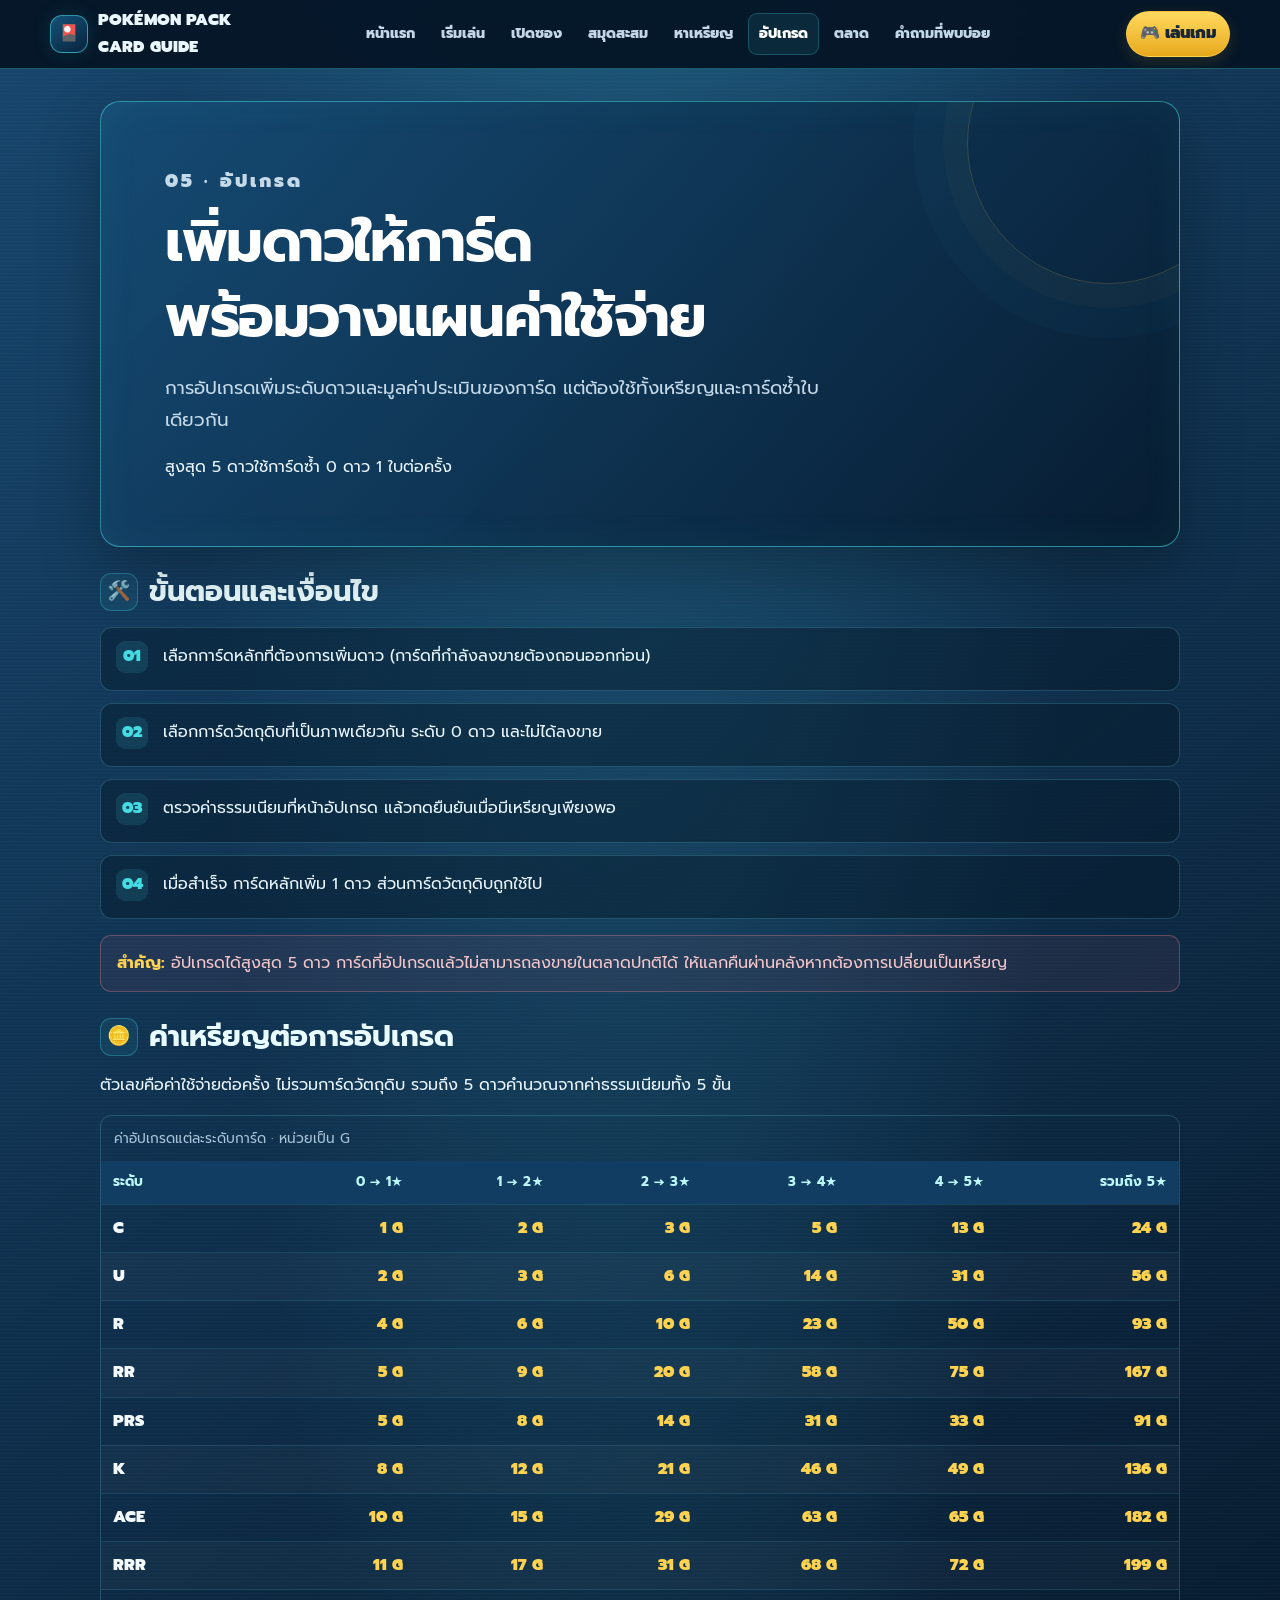
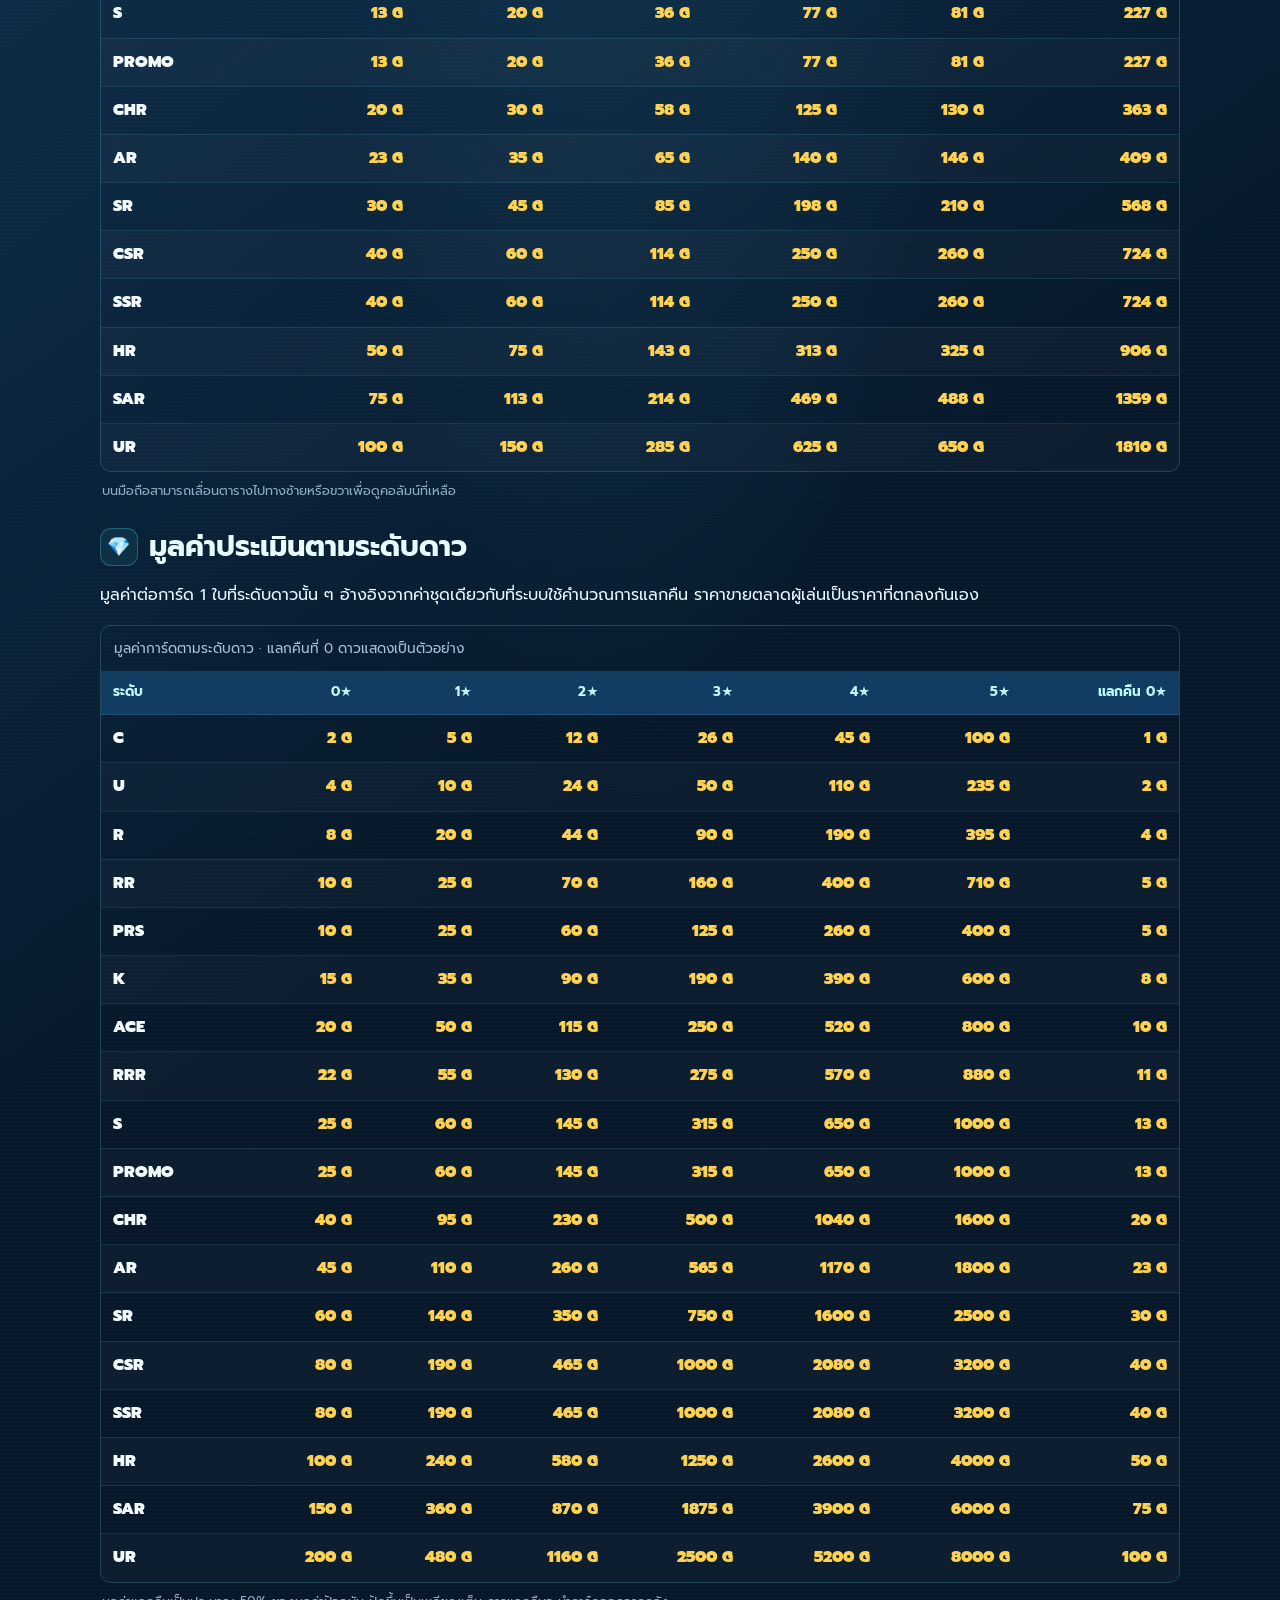
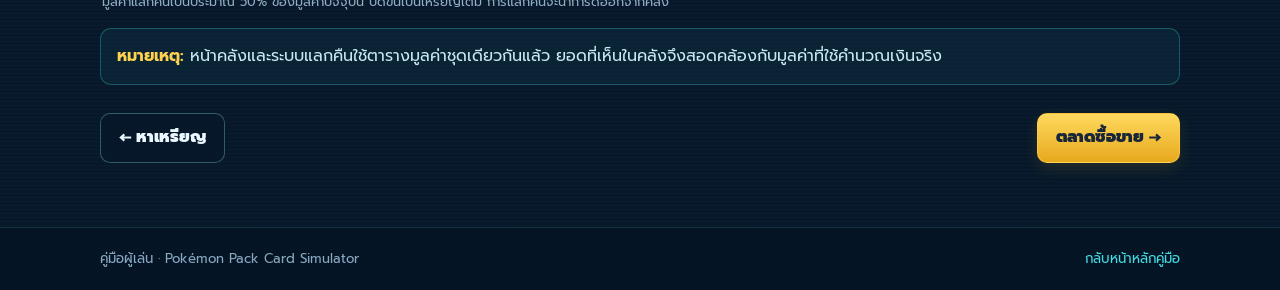
<file: upgrade.html>
﻿<!doctype html>
<html lang="th"><head><meta charset="utf-8"><meta name="viewport" content="width=device-width, initial-scale=1"><meta name="theme-color" content="#071b31"><title>อัปเกรดและมูลค่าการ์ด | คู่มือเกม</title><link rel="stylesheet" href="assets/guide.css"></head>
<body><header class="site-header"><div class="header-inner"><a class="brand" href="index.html"><span class="brand-mark">🎴</span><span>POKÉMON PACK<br>CARD GUIDE</span></a><button class="menu-toggle" aria-label="เปิดเมนู" aria-expanded="false" aria-controls="main-nav">☰</button><nav class="nav" id="main-nav" aria-label="เมนูคู่มือ"><a href="index.html">หน้าแรก</a><a href="basics.html">เริ่มเล่น</a><a href="packs.html">เปิดซอง</a><a href="collection.html">สมุดสะสม</a><a href="earn-coins.html">หาเหรียญ</a><a href="upgrade.html" aria-current="page">อัปเกรด</a><a href="market.html">ตลาด</a><a href="faq.html">คำถามที่พบบ่อย</a></nav><a class="button play-game" href="https://pokemonsim.tail8fb4f7.ts.net/">🎮 เล่นเกม</a></div></header>
<main class="container"><section class="hero"><p class="eyebrow">05 · อัปเกรด</p><h1>เพิ่มดาวให้การ์ด<br>พร้อมวางแผนค่าใช้จ่าย</h1><p>การอัปเกรดเพิ่มระดับดาวและมูลค่าประเมินของการ์ด แต่ต้องใช้ทั้งเหรียญและการ์ดซ้ำใบเดียวกัน</p><div class="hero-pills"><span class="pill">สูงสุด 5 ดาว</span><span class="pill">ใช้การ์ดซ้ำ 0 ดาว 1 ใบต่อครั้ง</span></div></section>
<section class="section"><h2 class="section-title"><span class="icon">🛠️</span>ขั้นตอนและเงื่อนไข</h2><ol class="steps"><li>เลือกการ์ดหลักที่ต้องการเพิ่มดาว (การ์ดที่กำลังลงขายต้องถอนออกก่อน)</li><li>เลือกการ์ดวัตถุดิบที่เป็นภาพเดียวกัน ระดับ 0 ดาว และไม่ได้ลงขาย</li><li>ตรวจค่าธรรมเนียมที่หน้าอัปเกรด แล้วกดยืนยันเมื่อมีเหรียญเพียงพอ</li><li>เมื่อสำเร็จ การ์ดหลักเพิ่ม 1 ดาว ส่วนการ์ดวัตถุดิบถูกใช้ไป</li></ol><div class="callout warning"><strong>สำคัญ:</strong> อัปเกรดได้สูงสุด 5 ดาว การ์ดที่อัปเกรดแล้วไม่สามารถลงขายในตลาดปกติได้ ให้แลกคืนผ่านคลังหากต้องการเปลี่ยนเป็นเหรียญ</div></section>
<section class="section"><h2 class="section-title"><span class="icon">🪙</span>ค่าเหรียญต่อการอัปเกรด</h2><p class="section-copy">ตัวเลขคือค่าใช้จ่ายต่อครั้ง ไม่รวมการ์ดวัตถุดิบ รวมถึง 5 ดาวคำนวณจากค่าธรรมเนียมทั้ง 5 ขั้น</p><div class="table-wrap" role="region" aria-label="ตารางค่าอัปเกรด เลื่อนด้านข้างเพื่อดูข้อมูล" tabindex="0"><table id="upgrade-fees"><caption>ค่าอัปเกรดแต่ละระดับการ์ด · หน่วยเป็น G</caption><thead><tr><th>ระดับ</th><th>0 → 1★</th><th>1 → 2★</th><th>2 → 3★</th><th>3 → 4★</th><th>4 → 5★</th><th>รวมถึง 5★</th></tr></thead><tbody></tbody></table></div><p class="table-hint">บนมือถือสามารถเลื่อนตารางไปทางซ้ายหรือขวาเพื่อดูคอลัมน์ที่เหลือ</p></section>
<section class="section"><h2 class="section-title"><span class="icon">💎</span>มูลค่าประเมินตามระดับดาว</h2><p class="section-copy">มูลค่าต่อการ์ด 1 ใบที่ระดับดาวนั้น ๆ อ้างอิงจากค่าชุดเดียวกับที่ระบบใช้คำนวณการแลกคืน ราคาขายตลาดผู้เล่นเป็นราคาที่ตกลงกันเอง</p><div class="table-wrap" role="region" aria-label="ตารางมูลค่าการ์ด เลื่อนด้านข้างเพื่อดูข้อมูล" tabindex="0"><table id="card-values"><caption>มูลค่าการ์ดตามระดับดาว · แลกคืนที่ 0 ดาวแสดงเป็นตัวอย่าง</caption><thead><tr><th>ระดับ</th><th>0★</th><th>1★</th><th>2★</th><th>3★</th><th>4★</th><th>5★</th><th>แลกคืน 0★</th></tr></thead><tbody></tbody></table></div><p class="table-hint">มูลค่าแลกคืนเป็นประมาณ 50% ของมูลค่าปัจจุบัน ปัดขึ้นเป็นเหรียญเต็ม การแลกคืนจะนำการ์ดออกจากคลัง</p><div class="callout info"><strong>หมายเหตุ:</strong> หน้าคลังและระบบแลกคืนใช้ตารางมูลค่าชุดเดียวกันแล้ว ยอดที่เห็นในคลังจึงสอดคล้องกับมูลค่าที่ใช้คำนวณเงินจริง</div></section>
<nav class="page-nav" aria-label="เปลี่ยนหน้า"><a class="button secondary" href="earn-coins.html">← หาเหรียญ</a><a class="button" href="market.html">ตลาดซื้อขาย →</a></nav></main>
<footer class="site-footer"><div class="footer-inner"><span>คู่มือผู้เล่น · Pokémon Pack Card Simulator</span><a href="index.html">กลับหน้าหลักคู่มือ</a></div></footer><script src="assets/guide-data.js"></script><script src="assets/guide.js"></script></body></html>
</file>
<file: assets/guide.css>
@import url('https://fonts.googleapis.com/css2?family=Prompt:wght@300;400;500;600;700;800;900&display=swap');

:root {
  color-scheme: dark;
  --ink: #eaf7ff;
  --muted: #a9c3d8;
  --navy: #06182a;
  --panel: #0d2c4a;
  --panel-light: #123d63;
  --cyan: #45dbe2;
  --gold: #ffd34f;
  --green: #66e0a2;
  --red: #ff8e94;
  --line: rgba(117, 216, 234, .22);
  font-family: "Prompt", system-ui, -apple-system, BlinkMacSystemFont, "Segoe UI", sans-serif;
}
* { box-sizing: border-box; }
html { scroll-behavior: smooth; }
body {
  min-width: 320px;
  min-height: 100vh;
  margin: 0;
  color: var(--ink);
  background:
    radial-gradient(ellipse at 50% -22%, rgba(66, 189, 221, .24), transparent 53%),
    repeating-linear-gradient(0deg, rgba(255,255,255,.014) 0 1px, transparent 1px 4px),
    linear-gradient(145deg, #17466d 0, var(--navy) 64%);
  line-height: 1.7;
}
a { color: var(--cyan); text-underline-offset: 3px; }
a:hover { color: #a4fbff; }
.site-header { position: sticky; top: 0; z-index: 20; border-bottom: 1px solid rgba(69,219,226,.34); background: rgba(5,21,38,.94); backdrop-filter: blur(14px); }
.header-inner { display:flex; align-items:center; justify-content:space-between; gap:20px; width:min(1180px, calc(100% - 32px)); min-height:68px; margin:auto; }
.brand { display:flex; align-items:center; gap:10px; color:var(--ink); font-weight:900; text-decoration:none; letter-spacing:.01em; white-space:nowrap; }
.brand-mark { display:grid; width:38px; height:38px; place-items:center; border:1px solid rgba(69,219,226,.6); border-radius:12px; background:linear-gradient(145deg,#14537a,#09233d); box-shadow:0 0 20px rgba(69,219,226,.12); }
.nav { display:flex; align-items:center; gap:4px; }
.nav a { padding:8px 10px; border:1px solid transparent; border-radius:9px; color:#c2d8e8; font-size:.88rem; font-weight:750; text-decoration:none; white-space:nowrap; }
.nav a:hover, .nav a[aria-current="page"] { border-color:rgba(69,219,226,.25); background:rgba(69,219,226,.09); color:#fff; }
.menu-toggle { display:none; min-width:44px; min-height:42px; border:1px solid var(--line); border-radius:10px; background:#0d2c4a; color:var(--ink); font:inherit; font-size:1.2rem; }
.container { width:min(1080px, calc(100% - 32px)); margin:0 auto; padding:32px 0 64px; }
.hero { position:relative; overflow:hidden; padding:clamp(28px,6vw,64px); border:1px solid rgba(69,219,226,.55); border-radius:20px; background:linear-gradient(132deg,rgba(22,75,116,.97),rgba(7,28,49,.98)); box-shadow:0 22px 60px rgba(0,0,0,.26),inset 0 0 44px rgba(69,219,226,.055); }
.hero::after { position:absolute; right:-70px; top:-100px; width:280px; height:280px; border:1px solid rgba(255,211,79,.18); border-radius:50%; box-shadow:0 0 0 24px rgba(255,211,79,.025),0 0 0 54px rgba(69,219,226,.025); content:""; pointer-events:none; }
.eyebrow { margin:0 0 8px; color:var(--cyan); font-size:.78rem; font-weight:900; letter-spacing:.17em; text-transform:uppercase; }
h1,h2,h3 { line-height:1.3; }
h1 { max-width:780px; margin:0; color:#fff; font-size:clamp(2rem,6vw,3.6rem); letter-spacing:-.025em; }
.hero p { max-width:700px; color:#c5dae9; font-size:clamp(1rem,2.5vw,1.15rem); }
.hero-actions { display:flex; flex-wrap:wrap; gap:10px; margin-top:24px; }
.button { display:inline-flex; align-items:center; justify-content:center; min-height:46px; padding:10px 18px; border:1px solid rgba(255,211,79,.55); border-radius:10px; background:linear-gradient(180deg,#ffd95e,#e7a91d); color:#18263a; font-weight:900; text-decoration:none; box-shadow:0 5px 16px rgba(255,185,37,.13); }
.play-game { flex:0 0 auto; min-height:40px; padding:8px 13px; border-radius:999px; white-space:nowrap; }
.button.secondary { border-color:rgba(133,213,229,.35); background:rgba(5,23,40,.45); color:#eaf7ff; box-shadow:none; }
.button:hover { filter:brightness(1.08); color:#081c30; }
.button.secondary:hover { color:#fff; }
.stats { display:grid; grid-template-columns:repeat(3,minmax(0,1fr)); gap:12px; margin-top:22px; }
.stat { padding:14px; border:1px solid var(--line); border-radius:12px; background:rgba(2,16,30,.3); }
.stat strong { display:block; color:var(--gold); font-size:1.35rem; line-height:1.2; }
.stat span { display:block; margin-top:5px; color:var(--muted); font-size:.83rem; }
.section { margin-top:26px; }
.section-title { display:flex; align-items:center; gap:11px; margin:0 0 14px; color:#e8fbff; font-size:clamp(1.3rem,3vw,1.8rem); }
.section-title .icon { display:grid; flex:0 0 38px; height:38px; place-items:center; border:1px solid rgba(69,219,226,.3); border-radius:11px; background:rgba(69,219,226,.08); font-size:1.18rem; }
.card-grid { display:grid; grid-template-columns:repeat(3,minmax(0,1fr)); gap:14px; }
.guide-card, .panel { border:1px solid var(--line); border-radius:14px; background:linear-gradient(145deg,rgba(16,55,88,.96),rgba(7,29,50,.96)); box-shadow:0 10px 28px rgba(0,0,0,.16); }
.guide-card { display:flex; flex-direction:column; min-height:188px; padding:18px; color:var(--ink); text-decoration:none; transition:transform .16s ease,border-color .16s ease,background .16s ease; }
.guide-card:hover { transform:translateY(-3px); border-color:rgba(69,219,226,.62); background:linear-gradient(145deg,rgba(20,67,105,.98),rgba(8,35,59,.98)); color:#fff; }
.guide-card .card-icon { font-size:1.5rem; }
.guide-card h3 { margin:10px 0 5px; color:var(--cyan); font-size:1.06rem; }
.guide-card p { margin:0; color:var(--muted); font-size:.9rem; }
.guide-card .read { margin-top:auto; padding-top:14px; color:var(--gold); font-size:.82rem; font-weight:850; }
.panel { margin-top:16px; padding:clamp(16px,3vw,24px); }
.panel h2,.panel h3 { margin-top:0; color:#c8f8fb; }
.panel p:last-child { margin-bottom:0; }
.split { display:grid; grid-template-columns:repeat(2,minmax(0,1fr)); gap:14px; }
.callout { margin:16px 0 0; padding:14px 16px; border:1px solid rgba(255,211,79,.28); border-radius:11px; background:rgba(255,211,79,.065); color:#f1e6bd; }
.callout strong { color:var(--gold); }
.callout.info { border-color:rgba(69,219,226,.28); background:rgba(69,219,226,.055); color:#c7eaf3; }
.callout.warning { border-color:rgba(255,142,148,.3); background:rgba(255,91,107,.07); color:#f4c6ca; }
.steps { display:grid; gap:12px; counter-reset:guide-step; padding:0; list-style:none; }
.steps li { position:relative; min-height:64px; padding:15px 16px 15px 62px; border:1px solid var(--line); border-radius:12px; background:rgba(4,20,36,.4); counter-increment:guide-step; }
.steps li::before { position:absolute; left:15px; top:13px; display:grid; width:32px; height:32px; place-items:center; border-radius:9px; background:rgba(69,219,226,.13); color:var(--cyan); font-weight:950; content:counter(guide-step,decimal-leading-zero); }
.check-list { display:grid; gap:9px; padding:0; list-style:none; }
.check-list li { position:relative; padding-left:28px; color:#d2e6f2; }
.check-list li::before { position:absolute; left:0; color:var(--green); font-weight:950; content:"✓"; }
.table-wrap { overflow:auto; border:1px solid var(--line); border-radius:11px; scrollbar-color:#277a9a #0a223b; }
table { width:100%; min-width:720px; border-collapse:collapse; font-variant-numeric:tabular-nums; }
caption { padding:11px 13px; color:var(--muted); text-align:left; font-size:.85rem; }
th,td { padding:10px 12px; border-bottom:1px solid rgba(117,216,234,.13); text-align:right; white-space:nowrap; }
thead th { background:#123d63; color:#bdf7f7; font-size:.84rem; }
th:first-child,td:first-child { text-align:left; }
tbody td:first-child { color:#f4fbff; font-weight:900; }
tbody tr:nth-child(even) { background:rgba(255,255,255,.025); }
tbody tr:last-child td { border-bottom:0; }
.coin { color:var(--gold); font-weight:850; }
.table-hint { margin:8px 2px 0; color:#91adc4; font-size:.8rem; }
.faq-list { display:grid; gap:10px; }
details.faq { padding:13px 15px; border:1px solid var(--line); border-radius:11px; background:rgba(4,20,36,.34); }
details.faq summary { color:var(--cyan-soft); font-weight:850; cursor:pointer; }
details.faq p { margin:10px 0 2px; color:#c3d7e5; }
.page-nav { display:flex; justify-content:space-between; gap:12px; margin-top:28px; }
.site-footer { border-top:1px solid rgba(117,216,234,.14); background:rgba(4,17,31,.55); }
.footer-inner { display:flex; justify-content:space-between; gap:16px; width:min(1080px,calc(100% - 32px)); margin:auto; padding:20px 0; color:#89a8bf; font-size:.83rem; }
.footer-inner a { text-decoration:none; }

@media(max-width:900px) {
  .header-inner { flex-wrap:wrap; padding:10px 0; }
  .menu-toggle { display:inline-grid; place-items:center; }
  .nav { display:none; order:3; width:100%; flex-wrap:wrap; padding:6px 0 4px; }
  .nav.is-open { display:flex; }
  .nav a { flex:1 1 30%; text-align:center; white-space:normal; }
  .card-grid { grid-template-columns:repeat(2,minmax(0,1fr)); }
}
@media(max-width:600px) {
  .header-inner,.footer-inner { width:calc(100% - 24px); }
  .container { width:calc(100% - 24px); padding-top:16px; }
  .brand { font-size:.93rem; }
  .brand-mark { width:34px; height:34px; }
  .play-game { min-height:38px; padding:7px 10px; font-size:.8rem; }
  .nav { gap:3px; }
  .nav a { flex-basis:46%; padding:8px 6px; font-size:.82rem; }
  .hero { border-radius:15px; }
  .stats { grid-template-columns:1fr; }
  .stat { display:flex; align-items:center; justify-content:space-between; gap:12px; }
  .stat span { margin-top:0; text-align:right; }
  .card-grid,.split { grid-template-columns:1fr; }
  .guide-card { min-height:152px; }
  .section { margin-top:20px; }
  .page-nav { flex-direction:column; }
  .page-nav .button { width:100%; }
  .footer-inner { flex-direction:column; gap:5px; }
}
@media(prefers-reduced-motion:reduce) { html { scroll-behavior:auto; } *,*::before,*::after { transition:none!important; } }
</file>
